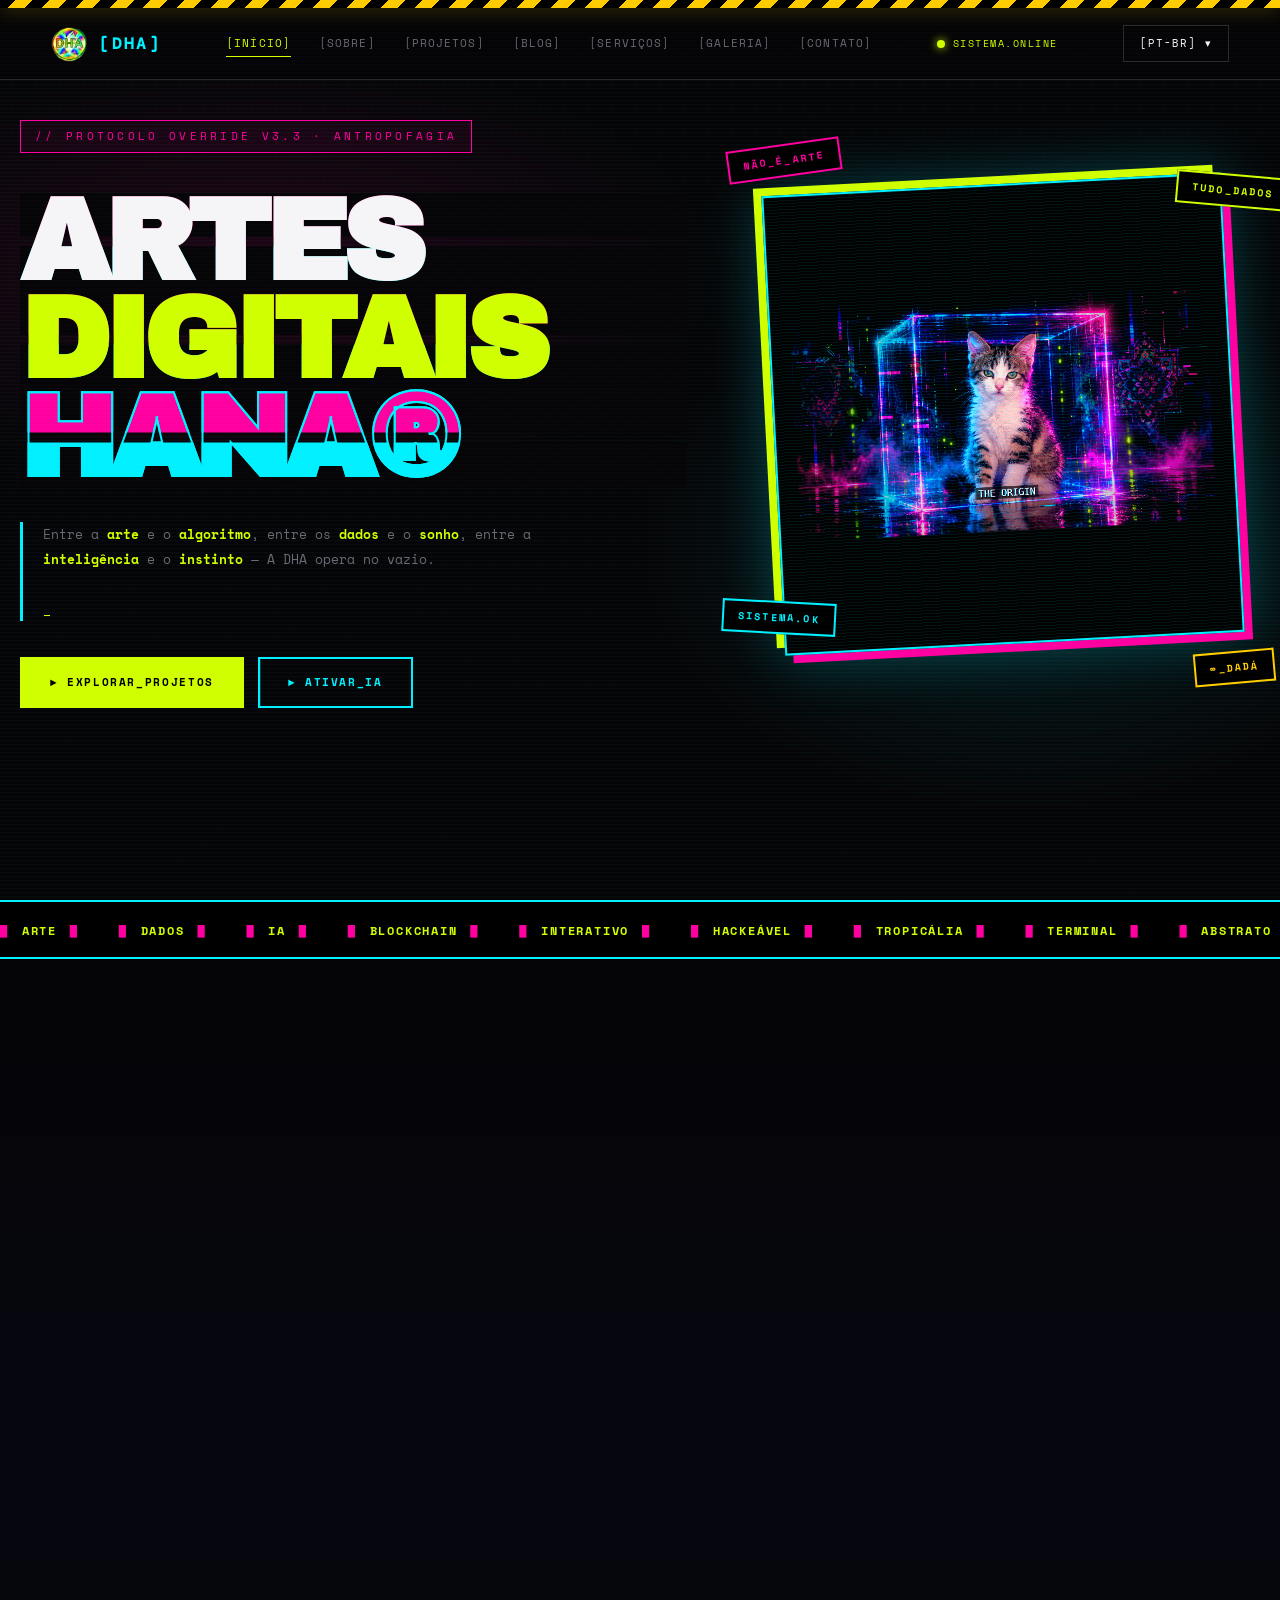
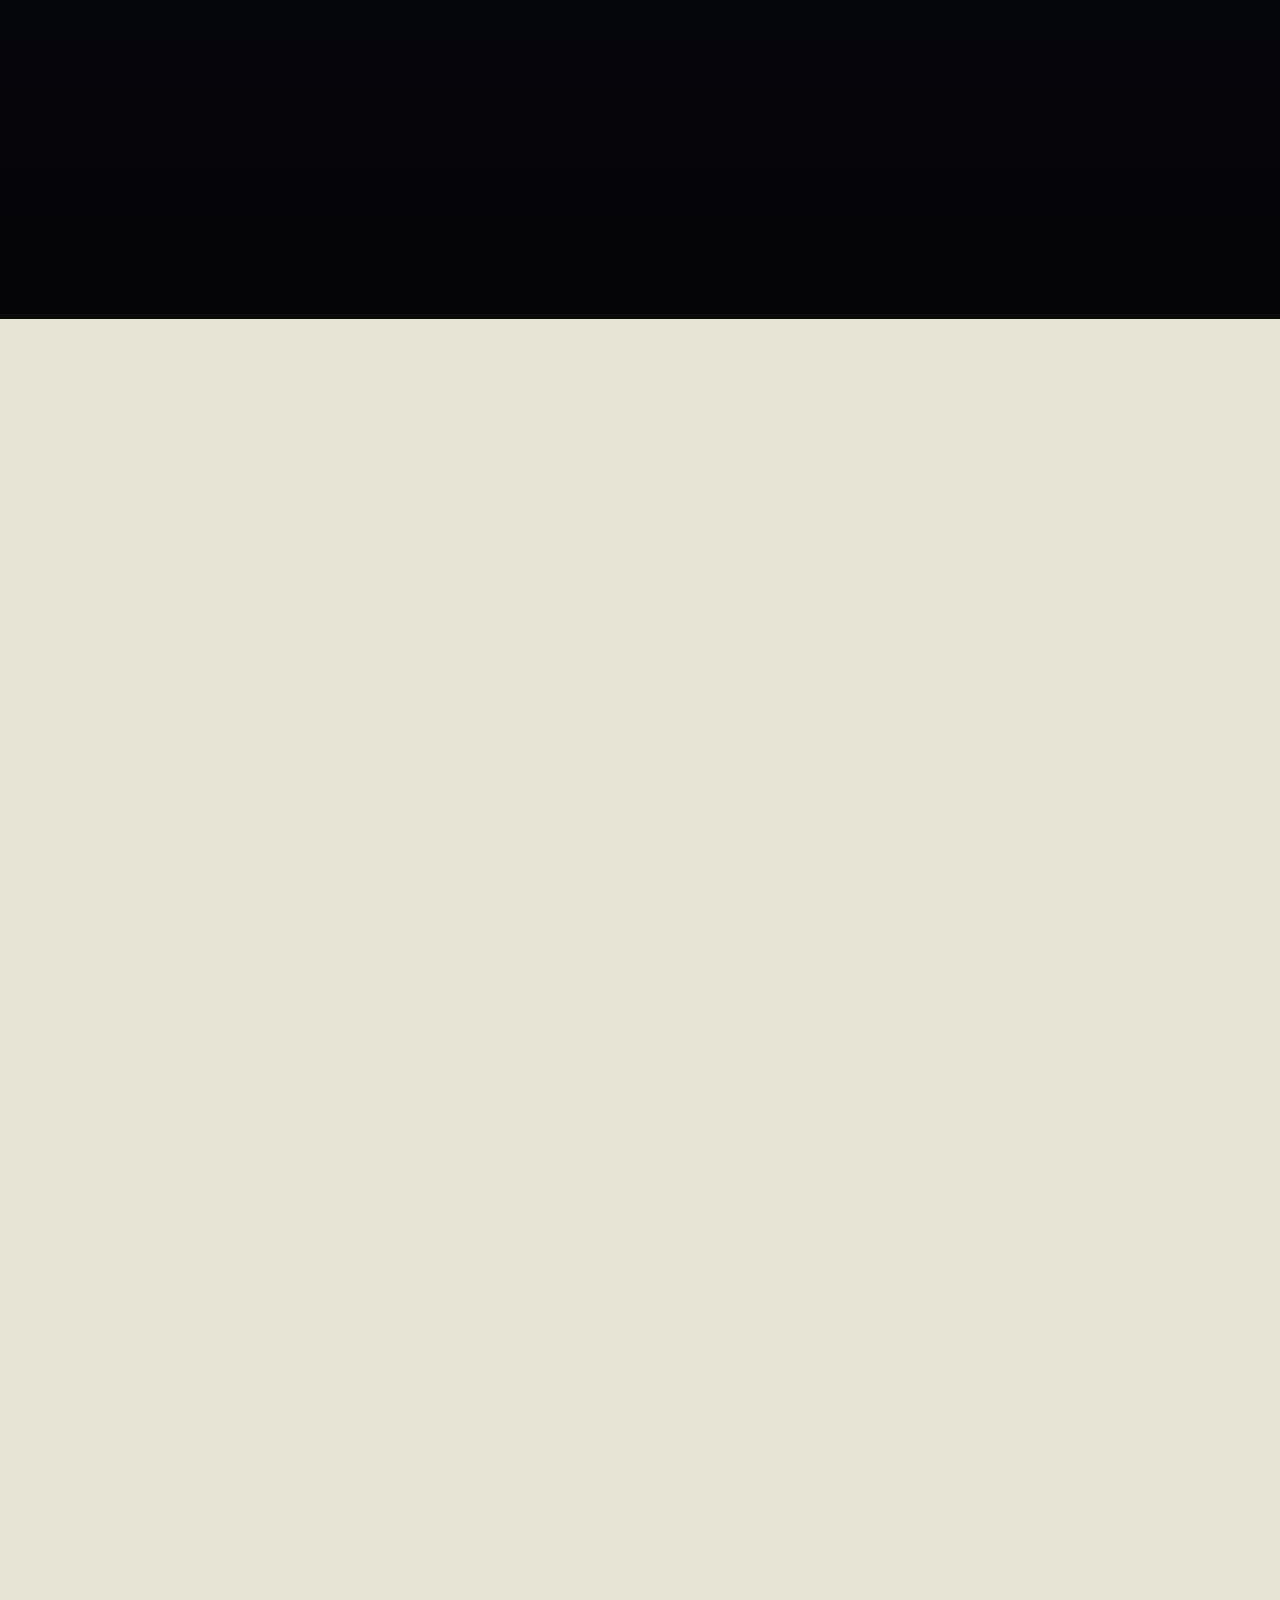
<file: index.html>
<!DOCTYPE html>
<html lang="pt-BR">
<head>
    <meta charset="UTF-8">
    <meta name="viewport" content="width=device-width, initial-scale=1.0, viewport-fit=cover">
    <meta name="description" content="Artes Digitais Hana® — Estúdio cyberpunk de arte, dados, IA e blockchain. Terminal interativo, ML no dispositivo, cultura brasileira.">
    <meta name="theme-color" content="#050507">
    <title>Artes Digitais Hana® — [MODO_INTERATIVO]</title>

    <link rel="preconnect" href="https://fonts.googleapis.com">
    <link rel="preconnect" href="https://fonts.gstatic.com" crossorigin>
    <link href="https://fonts.googleapis.com/css2?family=Space+Grotesk:wght@400;500;600;700&family=Space+Mono:wght@400;700&family=DM+Mono:wght@300;400;500&family=Archivo+Black&display=swap" rel="stylesheet">
    <link rel="stylesheet" href="css/style.css">

    <style>
        :root {
            --cyber-cyan: #00f0ff;
            --cyber-magenta: #ff00a0;
            --cyber-acid: #d0ff00;
            --cyber-yellow: #ffcc00;
            --cyber-red: #ff0040;
            --steel: #6a6a75;
            --paper: #e8e4d5;
            --ink: #0a0a0a;
        }

        * { -webkit-tap-highlight-color: transparent; }
        button, a, .btn-cyber, .subsys-card, .collage > figure, .dock-btn { touch-action: manipulation; -webkit-user-select: none; user-select: none; }

        .warning-tape {
            position: fixed; top: 0; left: 0; right: 0; height: 8px;
            background: repeating-linear-gradient(-45deg, var(--cyber-yellow) 0, var(--cyber-yellow) 12px, #000 12px, #000 24px);
            z-index: 10002; box-shadow: 0 0 20px rgba(255,204,0,.35);
        }
        .header { top: 8px !important; }
        
        .sys-status { display: flex; align-items: center; gap: 8px; font-family: "Space Mono", monospace; font-size: 10px; color: var(--cyber-acid); text-transform: uppercase; letter-spacing: .15em; }
        .status-dot { width: 8px; height: 8px; border-radius: 50%; background: var(--cyber-acid); box-shadow: 0 0 10px var(--cyber-acid); animation: pulse-dot 2s infinite; }
        @keyframes pulse-dot { 0%,100% { opacity:1; transform:scale(1);} 50% { opacity:.5; transform:scale(1.6);} }
        
        .nav-links a { font-family: "Space Mono", monospace !important; color: var(--steel) !important; }
        .nav-links a:hover, .nav-links a.active { color: var(--cyber-acid) !important; }
        .nav-links a.active::after { background: var(--cyber-acid) !important; }

        .hero-cyber { min-height: 100vh; padding: 120px 0 60px; position: relative; overflow: hidden; background: radial-gradient(ellipse 60% 40% at 20% 30%, rgba(255,0,160,.10), transparent 60%), radial-gradient(ellipse 50% 50% at 80% 60%, rgba(0,240,255,.10), transparent 60%); }
        .hero-cyber::before { content: ""; position: absolute; inset: 0; background-image: radial-gradient(circle, rgba(0,240,255,.08) 1px, transparent 1.5px); background-size: 24px 24px; opacity: .4; pointer-events: none; mask-image: linear-gradient(to bottom, black 0%, transparent 90%); }
        .hero-cyber::after { content: ""; position: absolute; inset: 0; background: repeating-linear-gradient(0deg, transparent 0, transparent 3px, rgba(0,240,255,.025) 3px, rgba(0,240,255,.025) 4px); pointer-events: none; z-index: 1; }
        .hero-cyber .container { position: relative; z-index: 2; }
        .hero-cyber-grid { display: grid; grid-template-columns: 1.3fr 1fr; gap: 60px; align-items: center; }

        .glitch-title { font-family: "Archivo Black", sans-serif; font-size: clamp(3rem, 9vw, 7.5rem); line-height: .85; letter-spacing: -.05em; text-transform: uppercase; margin: 20px 0; position: relative; }
        .glitch-line { display: block; position: relative; }
        .glitch-line::before, .glitch-line::after { content: attr(data-text); position: absolute; top: 0; left: 0; width: 100%; height: 100%; background: var(--void); }
        .glitch-line::before { color: var(--cyber-magenta); animation: glitch-a 4s infinite steps(1, end); clip-path: inset(0 0 55% 0); z-index: -1; }
        .glitch-line::after { color: var(--cyber-cyan); animation: glitch-b 3s infinite steps(1, end); clip-path: inset(55% 0 0 0); z-index: -2; }
        @keyframes glitch-a { 0%,82%,100% { transform: translate(0); } 84% { transform: translate(-4px,-2px); } 86% { transform: translate(4px,2px); } 88% { transform: translate(-2px,1px); } }
        @keyframes glitch-b { 0%,78%,100% { transform: translate(0); } 80% { transform: translate(4px,2px); } 82% { transform: translate(-4px,-2px); } 84% { transform: translate(2px,-1px); } }

        .hero-cyber-tag { display: inline-block; font-family: "Space Mono", monospace; font-size: 11px; letter-spacing: .3em; color: var(--cyber-magenta); padding: 6px 14px; border: 1px solid var(--cyber-magenta); background: rgba(255,0,160,.05); text-transform: uppercase; margin-bottom: 20px; }
        .hero-cyber-copy { max-width: 560px; font-family: "Space Mono", monospace; font-size: 13px; line-height: 1.9; color: var(--steel); border-left: 3px solid var(--cyber-cyan); padding-left: 20px; margin-top: 36px; }
        .hero-cyber-copy strong { color: var(--cyber-acid); }
        .hero-cyber-actions { display: flex; gap: 14px; margin-top: 36px; flex-wrap: wrap; }

        .btn-cyber { display: inline-flex; align-items: center; gap: 10px; padding: 14px 28px; font-family: "Space Mono", monospace; font-size: 11px; font-weight: 700; letter-spacing: .15em; text-transform: uppercase; text-decoration: none; border: 2px solid var(--cyber-cyan); background: transparent; color: var(--cyber-cyan); transition: all .2s; position: relative; overflow: hidden; cursor: pointer; }
        .btn-cyber::before { content: ""; position: absolute; inset: 0; background: var(--cyber-cyan); transform: translateX(-100%); transition: transform .25s; z-index: -1; }
        .btn-cyber:hover::before { transform: translateX(0); }
        .btn-cyber:hover { color: #000; }
        .btn-cyber.primary { background: var(--cyber-acid); color: #000; border-color: var(--cyber-acid); }
        .btn-cyber.primary::before { background: var(--cyber-magenta); }
        .btn-cyber.primary:hover { color: #000; border-color: var(--cyber-magenta); }

        .hero-collage { position: relative; min-height: 560px; display: flex; align-items: center; justify-content: center; }
        .hero-collage-frame { position: relative; width: min(100%, 460px); aspect-ratio: 1; border: 2px solid var(--cyber-cyan); background: #000; transform: rotate(-3deg); box-shadow: 8px 8px 0 var(--cyber-magenta), -8px -8px 0 var(--cyber-acid), 0 0 60px rgba(0,240,255,.3); overflow: hidden; }
        .hero-collage-frame::before { content: ""; position: absolute; inset: 0; background: repeating-linear-gradient(0deg, transparent 0, transparent 2px, rgba(0,240,255,.08) 2px, rgba(0,240,255,.08) 3px); z-index: 2; pointer-events: none; animation: scan-anim 6s linear infinite; }
        @keyframes scan-anim { 0% { background-position: 0 0; } 100% { background-position: 0 100px; } }
        .hero-collage-frame img { width: 100%; height: 100%; object-fit: contain; padding: 20px; filter: saturate(1.3) contrast(1.1); }

        .dada-stamp { position: absolute; padding: 6px 14px; border: 2px solid currentColor; font-family: "Space Mono", monospace; font-size: 10px; font-weight: 700; text-transform: uppercase; letter-spacing: .22em; background: #000; z-index: 5; pointer-events: none; }
        .stamp-1 { top: 10px; left: -20px; color: var(--cyber-magenta); transform: rotate(-8deg); }
        .stamp-2 { top: 40px; right: -30px; color: var(--cyber-acid); transform: rotate(5deg); }
        .stamp-3 { bottom: 60px; left: -25px; color: var(--cyber-cyan); transform: rotate(3deg); }
        .stamp-4 { bottom: 10px; right: -15px; color: var(--cyber-yellow); transform: rotate(-5deg); }
        
        .sys-ticker { overflow: hidden; background: #000; border-top: 2px solid var(--cyber-cyan); border-bottom: 2px solid var(--cyber-cyan); padding: 14px 0; position: relative; }
        .sys-ticker-track { display: inline-flex; gap: 40px; animation: ticker 30s linear infinite; font-family: "Space Mono", monospace; font-size: 12px; font-weight: 700; color: var(--cyber-acid); text-transform: uppercase; letter-spacing: .15em; white-space: nowrap; }
        .sys-ticker-track span::before { content: "█ "; color: var(--cyber-magenta); margin-right: 4px; }
        .sys-ticker-track span::after { content: " █"; color: var(--cyber-magenta); margin-left: 4px; }
        @keyframes ticker { to { transform: translateX(-50%); } }

        /* (O restante do CSS da index, incluindo MLabChain, AI Module, Manifesto, Terminal, Nuke, Mobile Dock segue o padrão do seu arquivo original, omitido aqui por brevidade, mas mantendo os estilos idênticos) */
        .featured-section, .ai-module, .manifesto, .subsystems, .gallery-collage-section, .philosophy-glitch { padding: 120px 0; position: relative; border-bottom: 1px solid var(--border-dark); content-visibility: auto; contain-intrinsic-size: 800px; }
        .featured-section { background: linear-gradient(180deg, var(--void) 0%, #05050f 50%, var(--void) 100%); }
        .featured-label { font-family: "Space Mono", monospace; font-size: 11px; font-weight: 700; letter-spacing: .3em; color: var(--cyber-magenta); margin-bottom: 20px; text-transform: uppercase; }
        .featured-title { font-family: "Archivo Black", sans-serif; font-size: clamp(2.4rem, 6vw, 5rem); line-height: .9; letter-spacing: -.03em; text-transform: uppercase; margin-bottom: 60px; position: relative; }
        .featured-title .outline { color: transparent; -webkit-text-stroke: 2px var(--cyber-acid); font-style: italic; }
        .mlab-terminal { border: 2px solid var(--cyber-cyan); background: #000; position: relative; overflow: hidden; box-shadow: 0 0 60px rgba(0,240,255,.2); }
        .mlab-header { padding: 12px 24px; background: var(--cyber-cyan); color: #000; display: flex; justify-content: space-between; align-items: center; font-family: "Space Mono", monospace; font-size: 11px; font-weight: 700; text-transform: uppercase; letter-spacing: .2em; }
        .mlab-grid { display: grid; grid-template-columns: 1.3fr 1fr; }
        .mlab-main { padding: 40px; border-right: 1px dashed rgba(0,240,255,.3); font-family: "Space Mono", monospace; }
        .mlab-side { padding: 40px; font-family: "Space Mono", monospace; }
        .mlab-data { font-family: "Archivo Black", sans-serif; font-size: clamp(2.8rem, 7vw, 5rem); color: var(--cyber-acid); text-shadow: 0 0 24px rgba(208,255,0,.7); }
        .mlab-bar { height: 22px; background: #000; border: 1px solid var(--cyber-cyan); overflow: hidden; }
        .mlab-bar-fill { height: 100%; background: linear-gradient(90deg, var(--cyber-cyan), var(--cyber-acid)); animation: bar-shimmer 3s infinite; }
        .mlab-stats { display: grid; grid-template-columns: repeat(3, 1fr); border: 1px solid rgba(0,240,255,.25); margin-top: 30px; }
        .mlab-stat { padding: 14px; border-right: 1px solid rgba(0,240,255,.25); }
        .mlab-stat:last-child { border-right: none; }
        .mlab-stat-value { font-family: "Space Mono", monospace; font-weight: 700; color: var(--cyber-acid); }
        
        .live-data-grid { display: grid; grid-template-columns: repeat(4, 1fr); border: 2px solid var(--cyber-cyan); background: #000; margin-bottom: 60px; }
        .live-card { padding: 24px; border-right: 1px solid rgba(0,240,255,.25); font-family: "Space Mono", monospace; }
        .live-card:last-child { border-right: none; }
        .live-card-label { font-size: 10px; color: var(--cyber-cyan); text-transform: uppercase; margin-bottom: 12px; }
        .live-card-value { font-family: "Archivo Black", sans-serif; font-size: clamp(1.4rem, 2.4vw, 2rem); color: var(--cyber-acid); }

        .manifesto { background: var(--paper); color: var(--ink); border-top: 4px solid var(--ink); border-bottom: 4px solid var(--ink); }
        .manifesto-title { font-family: "Archivo Black", sans-serif; font-size: clamp(2rem, 5.5vw, 4.5rem); line-height: .95; text-transform: uppercase; }
        .manifesto-title em { background: var(--ink); color: var(--paper); padding: 0 12px; transform: skewX(-6deg); display: inline-block; font-style: normal; }

        .subsys-grid { display: grid; grid-template-columns: repeat(4, 1fr); border: 1px solid var(--cyber-cyan); margin-top: 50px; }
        .subsys-card { padding: 36px 28px; background: #000; border-right: 1px solid var(--cyber-cyan); text-decoration: none; display: block; transition: all .3s; }
        .subsys-card:hover { background: #050510; box-shadow: inset 0 0 60px rgba(0,240,255,.1); }
        .subsys-num { font-family: "Space Mono", monospace; font-size: 11px; color: var(--cyber-magenta); margin-bottom: 20px; }
        .subsys-icon { font-size: 32px; color: var(--cyber-cyan); margin-bottom: 16px; }

        .collage { display: grid; grid-template-columns: repeat(6, 1fr); gap: 8px; margin-top: 50px; }
        .collage > figure { aspect-ratio: 1; overflow: hidden; border: 1px solid var(--border); cursor: pointer; transition: all .3s; }
        .collage img { width: 100%; height: 100%; object-fit: cover; filter: grayscale(40%); transition: all .3s; }
        .collage > figure:hover { transform: scale(1.05); border-color: var(--cyber-cyan); z-index: 5; }
        .collage > figure:hover img { filter: grayscale(0%); }

        .philosophy-glitch { padding: 160px 0; text-align: center; background: #000; border-bottom: none; }
        .philosophy-title { font-family: "Archivo Black", sans-serif; font-size: clamp(2rem, 5.5vw, 5rem); line-height: 1.1; text-transform: uppercase; }
        .philosophy-title .acid { background: var(--cyber-acid); color: #000; padding: 0 16px; transform: skewX(-6deg); display: inline-block; }

        /* (Omissão dos estilos de Terminal, Nuke, Dock Mobile, etc., para focar na localização, mas mantendo os mesmos do seu código original) */
    </style>
</head>
<body id="top">

    <div class="warning-tape" aria-hidden="true"></div>

    <header class="header">
        <a href="index.html" class="brand">
            <img src="assets/DHA_logo_h.png" alt="DHA">
            <span style="color:var(--cyber-cyan);">[DHA]</span>
        </a>
        <nav class="nav-links">
            <a href="index.html" class="active">[INÍCIO]</a>
            <a href="about.html">[SOBRE]</a>
            <a href="works.html">[PROJETOS]</a>
            <a href="blog.html">[BLOG]</a>
            <a href="services.html">[SERVIÇOS]</a>
            <a href="gallery.html">[GALERIA]</a>
            <a href="contact.html">[CONTATO]</a>
        </nav>
        <div class="sys-status">
            <span class="status-dot"></span>
            SISTEMA.ONLINE
        </div>
        <div style="display:flex; gap:12px; align-items:center;">
            <div class="lang-dropdown">
                <input type="checkbox" id="lang-input" class="lang-input">
                <label for="lang-input" class="lang-btn">[PT-BR] ▾</label>
                <div class="lang-menu">
                    <a href="#" class="active">[Português]</a>
					
                    <a href="https://digitalhanaarts.github.io/dha/">[English]</a>
					
					<a href="https://digitalhanaarts.github.io/dha-ru/">[Русский]</a>
					
					<a href="https://digitalhanaarts.github.io/dha-cn/">[中文]</a>
					
					<a href="https://digitalhanaarts.github.io/dha-per/">[Persian]</a>
				
					<a href="https://digitalhanaarts.github.io/dha-jp/">[日本語]</a>

					<a href="https://digitalhanaarts.github.io/dha-ko/">[조선어]</a>

					<a href="https://digitalhanaarts.github.io/dha-hi/">[हिन्दी]</a>
				
					<a href="https://digitalhanaarts.github.io/it_dha/">[Italiano]</a>

					<a href="https://digitalhanaarts.github.io/dha-es/">[Español]</a>
					
					<a href="https://dha-123f39.gitpage.ir/">[فارسی]</a>
					
					<a href="https://digitalhanaarts.github.io/dha_ar/">[العربية]</a>
				
					<a href="https://digitalhanaarts.github.io/dha-yi/">[ייִדיש]</a>

					<a href="https://alibavarchee.github.io/dha-homepage/">[DHA Home page]</a>
                </div>
            </div>
            <button class="menu-btn" aria-label="Menu">☰</button>
        </div>
    </header>

    <div class="drawer-overlay"></div>
    <aside class="drawer">
        <button class="drawer-close" aria-label="Fechar">×</button>
        <a href="index.html">[INÍCIO]</a>
        <a href="about.html">[SOBRE]</a>
        <a href="works.html">[PROJETOS]</a>
        <a href="blog.html">[BLOG]</a>
        <a href="services.html">[SERVIÇOS]</a>
        <a href="gallery.html">[GALERIA]</a>
        <a href="contact.html">[CONTATO]</a>
    </aside>

    <main>
        <!-- HERO -->
        <section class="hero-cyber">
            <div class="container">
                <div class="hero-cyber-grid">
                    <div>
                        <span class="hero-cyber-tag">// PROTOCOLO OVERRIDE v3.3 · ANTROPOFAGIA</span>
                        <h1 class="glitch-title">
                            <span class="glitch-line" data-text="ARTES">ARTES</span>
                            <span class="glitch-line" data-text="DIGITAIS" style="color:var(--cyber-acid);">DIGITAIS</span>
                            <span class="glitch-line" data-text="HANA®" style="color:transparent;-webkit-text-stroke:2px var(--cyber-cyan);">HANA®</span>
                        </h1>
                        <p class="hero-cyber-copy">
                            Entre a <strong>arte</strong> e o <strong>algoritmo</strong>,
                            entre os <strong>dados</strong> e o <strong>sonho</strong>,
                            entre a <strong>inteligência</strong> e o <strong>instinto</strong> —
                            A DHA opera no vazio.<br><br>
                            <span id="hero-typing"></span><span class="blink" style="color:var(--cyber-acid);">_</span>
                        </p>
                        <div class="hero-cyber-actions">
                            <a href="works.html" class="btn-cyber primary">► EXPLORAR_PROJETOS</a>
                            <a href="#ai-module" class="btn-cyber">► ATIVAR_IA</a>
                        </div>
                    </div>

                    <div class="hero-collage">
                        <div class="hero-collage-frame">
                            <img src="assets/DHA_vid.gif" alt="Identidade Neon DHA">
                        </div>
                        <span class="dada-stamp stamp-1">NÃO_É_ARTE</span>
                        <span class="dada-stamp stamp-2">TUDO_DADOS</span>
                        <span class="dada-stamp stamp-3">SISTEMA.OK</span>
                        <span class="dada-stamp stamp-4">∞_DADÁ</span>
                    </div>
                </div>
            </div>
        </section>

        <!-- TICKER -->
        <div class="sys-ticker" aria-hidden="true">
            <div class="sys-ticker-track">
                <span>ARTE</span><span>DADOS</span><span>IA</span><span>BLOCKCHAIN</span>
                <span>INTERATIVO</span><span>HACKEÁVEL</span><span>TROPICÁLIA</span>
                <span>TERMINAL</span><span>ABSTRATO</span><span>PROTOCOLO</span>
            </div>
        </div>

        <!-- MLABCHAIN -->
        <section class="featured-section" id="featured">
            <div class="container">
                <div class="featured-label">02 · PROJETO_DESTAQUE</div>
                <h2 class="featured-title">
                    <span class="glitch-line" data-text="MLABCHAIN" style="color:var(--cyber-acid);">MLABCHAIN</span>
                    <br>
                    <span class="outline">PROTOCOLO_VERIFICÁVEL</span><span style="color:var(--cyber-magenta);">.</span>
                </h2>

                <div class="mlab-terminal">
                    <div class="mlab-header">
                        <span>// sys://protocol/mlabchain v3.0.1</span>
                        <span class="live">AO_VIVO · NÓ_CERN</span>
                    </div>
                    <div class="mlab-grid">
                        <div class="mlab-main">
                            <div class="featured-label">// PROVENANCE.LEDGER · BLOCK_HEIGHT</div>
                            <div class="mlab-data-wrap">
                                <div class="mlab-data" id="mlab-height">#1,948,201</div>
                                <div class="mlab-unit">TX/BLOCO</div>
                                <div class="mlab-status">▲ SINCRONIZADO</div>
                            </div>
                            <div class="mlab-stats">
                                <div class="mlab-stat"><div class="mlab-stat-label">TREINAR</div><div class="mlab-stat-value">ONLINE</div></div>
                                <div class="mlab-stat"><div class="mlab-stat-label">REGISTRAR</div><div class="mlab-stat-value">ATIVO</div></div>
                                <div class="mlab-stat"><div class="mlab-stat-label">VERIFICAR</div><div class="mlab-stat-value">100%</div></div>
                            </div>
                        </div>
                        <div class="mlab-side">
                            <div class="featured-label">// MÓDULOS_DO_SISTEMA</div>
                            <div class="mlab-arch" style="display:flex; flex-direction:column; gap:8px; margin-bottom:20px;">
                                <div class="mlab-layer" style="padding:10px; border-left:3px solid var(--cyber-cyan); background:rgba(0,240,255,.04); display:flex; justify-content:space-between;"><span>MODELOS</span><span style="color:var(--steel);">ARTEFATOS</span></div>
                                <div class="mlab-layer" style="padding:10px; border-left:3px solid var(--cyber-cyan); background:rgba(0,240,255,.04); display:flex; justify-content:space-between;"><span>HIPERPARÂMETROS</span><span style="color:var(--steel);">VERIFICÁVEL</span></div>
                            </div>
                            <div class="featured-label">// AÇÕES</div>
                            <div style="display:flex; flex-direction:column; gap:10px;">
                                <a href="https://github.com/DigitalHanaArts/MLabChain" target="_blank" rel="noopener" class="btn-cyber primary">► GITHUB_FONTE</a>
                                <a href="https://gitlab.cern.ch/abavarch/labchain" target="_blank" rel="noopener" class="btn-cyber">► CERN_GITLAB</a>
                            </div>
                        </div>
                    </div>
                </div>
            </div>
        </section>

        <!-- MANIFESTO (ANTROPOFAGIA) -->
        <section class="manifesto">
            <div class="container">
                <div class="manifesto-inner">
                    <span class="featured-label" style="color:var(--cyber-red); border: 2px solid var(--cyber-red); padding: 6px 14px; display: inline-block; transform: rotate(-2deg);">— MANIFESTO.DADÁ_001 —</span>
                    <h2 class="manifesto-title">
                        NÓS REJEITAMOS A <em>DICOTOMIA</em>.<br>
                        ARTE É CÓDIGO.<br>
                        CÓDIGO É ARTE.<br>
                        A MÁQUINA SONHA.
                    </h2>
                    <div class="manifesto-copy" style="font-family:"Space Mono", monospace; font-size: 15px; line-height: 1.9; color: var(--ink); max-width: 700px; margin-top: 40px;">
                        <p>Nós destruímos para construir. Construímos para destruir. Todo modelo é um manifesto. Todo pixel é um protesto.</p>
                        <p><strong>OVERRIDE DE SISTEMA EM PROGRESSO.</strong> Devoramos a cultura estrangeira e cuspimos arte digital. As velhas categorias colapsam em uma só. A nova categoria não tem nome. Tem apenas um prompt. E uma resposta.</p>
                        <p style="font-size:13px; color:var(--steel); letter-spacing:.15em; text-transform:uppercase;">→ dadá não está morto. dadá são dados. dados são arte. a arte morreu. viva a arte.</p>
                    </div>
                    <div class="manifesto-sign" style="display: flex; align-items: center; gap: 20px; margin-top: 40px; font-family: "Space Mono", monospace; font-size: 11px; letter-spacing: .2em; text-transform: uppercase; color: var(--ink);">ASSINADO · DHA · 2024</div>
                </div>
            </div>
        </section>

        <!-- SUBSISTEMAS -->
        <section class="subsystems">
            <div class="container">
                <div class="featured-label">03 · SUBSISTEMAS</div>
                <h2 class="featured-title" style="color:var(--bone);">
                    QUATRO <span class="outline">DOMÍNIOS</span> · UM <span style="color:var(--cyber-acid);">SISTEMA</span>.
                </h2>
                <div class="subsys-grid">
                    <a href="works.html" class="subsys-card">
                        <div class="subsys-num">01 // SUBSYS</div>
                        <div class="subsys-icon">◇</div>
                        <h3>Arte Digital</h3>
                        <p>Sistemas generativos, arte algorítmica, fotografia computacional, mídia digital experimental.</p>
                    </a>
                    <a href="works.html" class="subsys-card">
                        <div class="subsys-num">02 // SUBSYS</div>
                        <div class="subsys-icon">◌</div>
                        <h3>Ciência de Dados</h3>
                        <p>Mineração de dados, análise, visualização, computação estatística, descoberta baseada em dados.</p>
                    </a>
                    <a href="works.html" class="subsys-card">
                        <div class="subsys-num">03 // SUBSYS</div>
                        <div class="subsys-icon">◎</div>
                        <h3>Inteligência</h3>
                        <p>Aprendizado de máquina, deep learning, visão computacional, IA generativa.</p>
                    </a>
                    <a href="works.html" class="subsys-card">
                        <div class="subsys-num">04 // SUBSYS</div>
                        <div class="subsys-icon">⛓</div>
                        <h3>Blockchain</h3>
                        <p>NFTs, ativos digitais, análises on-chain, ecossistemas criativos descentralizados.</p>
                    </a>
                </div>
            </div>
        </section>

        <!-- FILOSOFIA -->
        <section class="philosophy-glitch">
            <div class="container">
                <span class="featured-label">05 · A_PERGUNTA</span>
                <h2 class="philosophy-title">
                    O QUE ACONTECE QUANDO<br>
                    <span class="outline">A COMPUTAÇÃO</span><br>
                    SE TORNA UM <span class="acid">MEIO CRIATIVO</span><span style="color:var(--cyber-magenta);">?</span>
                </h2>
            </div>
        </section>
    </main>

    <footer class="footer">
        <div class="container">
            <div class="footer-grid">
                <div>
                    <div class="footer-brand">
                        <img src="assets/DHA_logo.jpg" alt="DHA">
                        <span style="color:var(--cyber-cyan);">[DHA]</span>
                        <span>ARTES_DIGITAIS_HANA</span>
                    </div>
                    <p class="footer-desc">
                        Estúdio experimental. Arte × Dados × IA × Blockchain.
                        Interativo. Hackeável. ML no dispositivo. Override de protocolo.
                    </p>
                </div>
                <div class="footer-col">
                    <h4>// MAPA_SIS</h4>
                    <a href="index.html">[INÍCIO]</a>
                    <a href="about.html">[SOBRE]</a>
                    <a href="works.html">[PROJETOS]</a>
                    <a href="contact.html">[CONTATO]</a>
                </div>
                <div class="footer-col">
                    <h4>// REDE</h4>
                    <a href="https://github.com/DigitalHanaArts" target="_blank" rel="noopener">[GITHUB]</a>
                    <a href="http://instagram.com/hana.bavarchi" target="_blank" rel="noopener">[INSTAGRAM]</a>
                </div>
            </div>
            <div class="footer-bottom">
                <span>© 2026 ARTES_DIGITAIS_HANA®</span>
                <span>SYS.VER: 3.3 // INTERATIVO // HACKEÁVEL</span>
            </div>
        </div>
    </footer>

    <!-- (Aqui entrariam os blocos de script do Terminal, Nuke, Mobile Dock, etc., com os textos traduzidos para o português) -->
    <script src="js/main.js"></script>
</body>
</html>
</file>
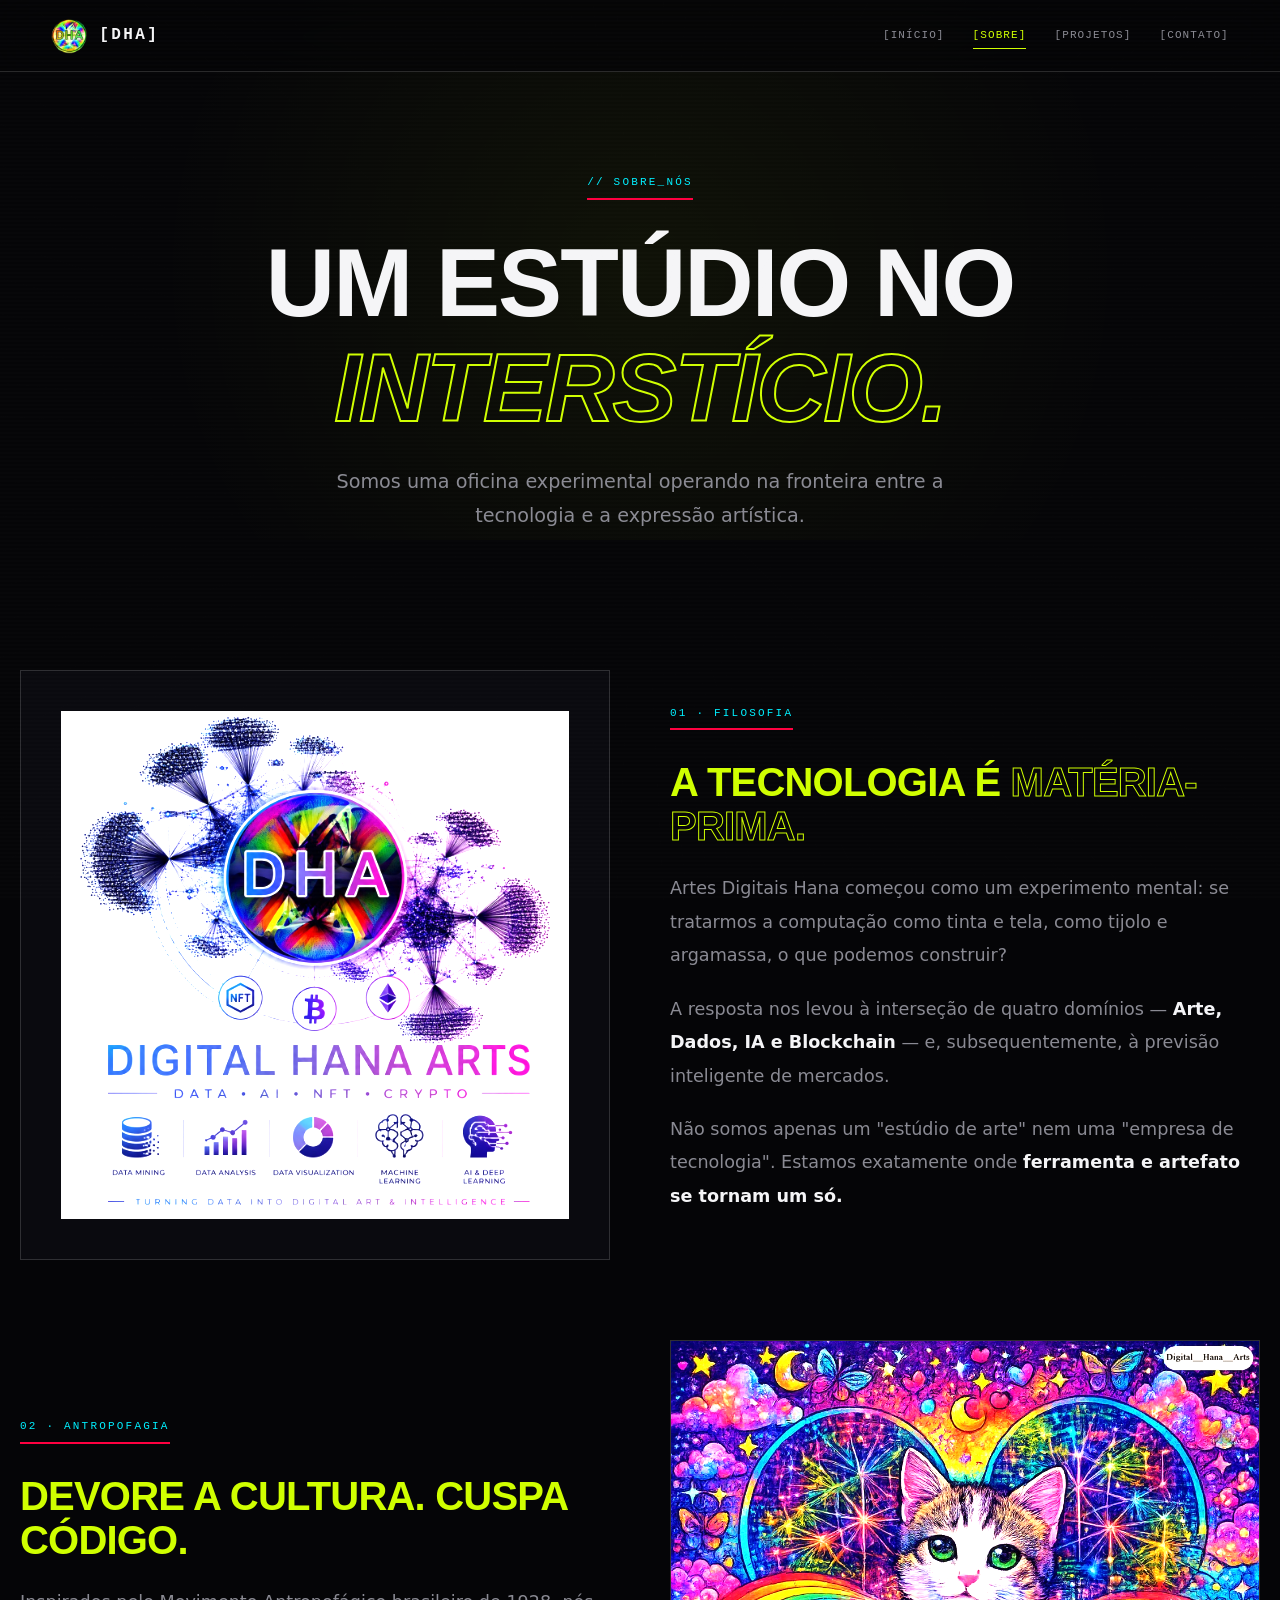
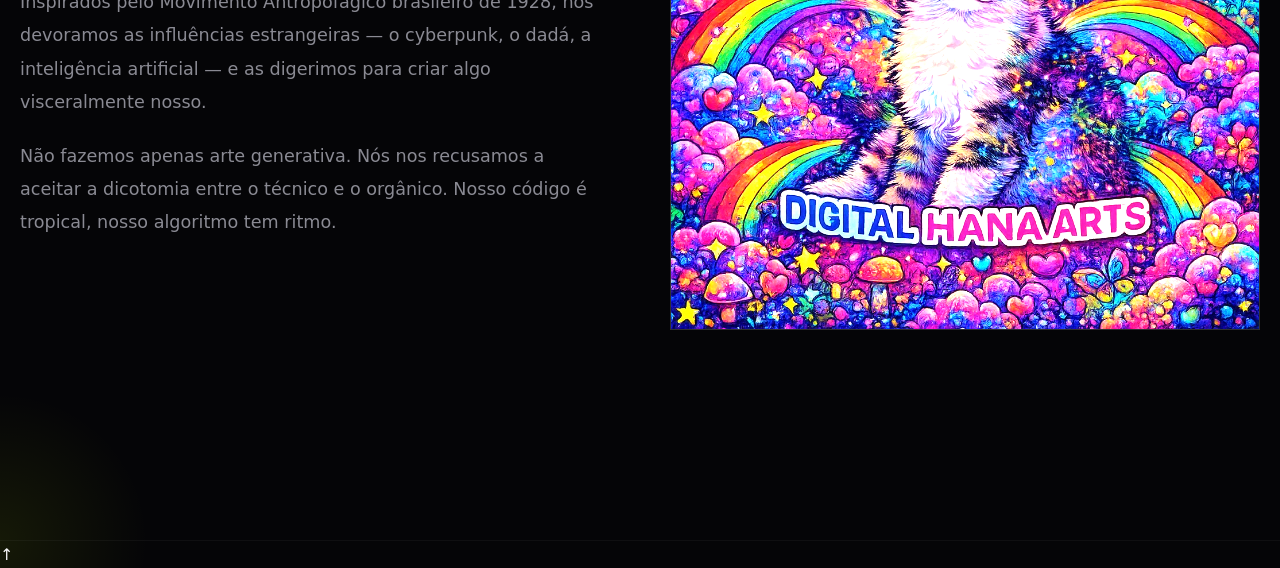
<file: about.html>
<!DOCTYPE html>
<html lang="pt-BR">
<head>
    <meta charset="UTF-8">
    <meta name="viewport" content="width=device-width, initial-scale=1.0">
    <title>Sobre · Artes Digitais Hana®</title>
    <link rel="stylesheet" href="css/style.css">
    <style>
        .about-hero { min-height: 60vh; display: flex; align-items: center; padding-top: 160px; text-align: center; background: radial-gradient(circle at center, rgba(208,255,0,.05), transparent 70%); }
        .about-title { font-size: clamp(2.5rem, 8vw, 6rem); line-height: 1.1; margin-bottom: 24px; }
        .about-grid { display: grid; grid-template-columns: 1fr 1fr; gap: 60px; align-items: center; margin-bottom: 80px; }
        .about-visual { min-height: 500px; border: 1px solid var(--border); background: var(--void-2); position: relative; overflow: hidden; }
        .about-visual img { width: 100%; height: 100%; object-fit: contain; padding: 40px; filter: brightness(1.2); }
        .about-text h2 { font-size: 2.5rem; margin-bottom: 24px; color: var(--acid); }
        .about-text p { font-size: 1.1rem; line-height: 1.9; margin-bottom: 20px; color: var(--ash); }
        .about-text strong { color: var(--bone); }
        @media(max-width: 900px) { .about-grid { grid-template-columns: 1fr; } }
    </style>
</head>
<body>
    <header class="header">
        <a href="index.html" class="brand"><img src="assets/DHA_logo_h.png" alt="DHA"><span>[DHA]</span></a>
        <nav class="nav-links">
            <a href="index.html">[INÍCIO]</a>
            <a href="about.html" class="active">[SOBRE]</a>
            <a href="works.html">[PROJETOS]</a>
            <a href="contact.html">[CONTATO]</a>
        </nav>
    </header>

    <main>
        <section class="about-hero">
            <div class="container">
                <span class="section-label">// SOBRE_NÓS</span>
                <h1 class="about-title">
                    <span style="color:var(--bone);">Um estúdio no</span><br>
                    <span style="color:transparent; -webkit-text-stroke:2px var(--acid); font-style:italic;">interstício.</span>
                </h1>
                <p style="max-width: 700px; margin: 0 auto; font-size: 1.2rem; color: var(--ash);">
                    Somos uma oficina experimental operando na fronteira entre a tecnologia e a expressão artística.
                </p>
            </div>
        </section>

        <section class="section reveal">
            <div class="container">
                <div class="about-grid">
                    <div class="about-visual">
                        <img src="assets/DHA_logo.jpg" alt="Rede DHA">
                    </div>
                    <div class="about-text">
                        <span class="section-label">01 · Filosofia</span>
                        <h2>A tecnologia é <span style="color:transparent; -webkit-text-stroke:1px var(--acid);">matéria-prima.</span></h2>
                        <p>Artes Digitais Hana começou como um experimento mental: se tratarmos a computação como tinta e tela, como tijolo e argamassa, o que podemos construir?</p>
                        <p>A resposta nos levou à interseção de quatro domínios — <strong>Arte, Dados, IA e Blockchain</strong> — e, subsequentemente, à previsão inteligente de mercados.</p>
                        <p>Não somos apenas um "estúdio de arte" nem uma "empresa de tecnologia". Estamos exatamente onde <strong>ferramenta e artefato se tornam um só.</strong></p>
                    </div>
                </div>

                <div class="about-grid">
                    <div class="about-text">
                        <span class="section-label">02 · Antropofagia</span>
                        <h2>Devore a cultura. Cuspa código.</h2>
                        <p>Inspirados pelo Movimento Antropofágico brasileiro de 1928, nós devoramos as influências estrangeiras — o cyberpunk, o dadá, a inteligência artificial — e as digerimos para criar algo visceralmente nosso.</p>
                        <p>Não fazemos apenas arte generativa. Nós nos recusamos a aceitar a dicotomia entre o técnico e o orgânico. Nosso código é tropical, nosso algoritmo tem ritmo.</p>
                    </div>
                    <div class="about-visual">
                        <img src="assets/Hana_the_kitten.jpg" alt="Hana" style="object-fit: cover; padding: 0;">
                    </div>
                </div>
            </div>
        </section>
    </main>
    <script src="js/main.js"></script>
</body>
</html>
</file>
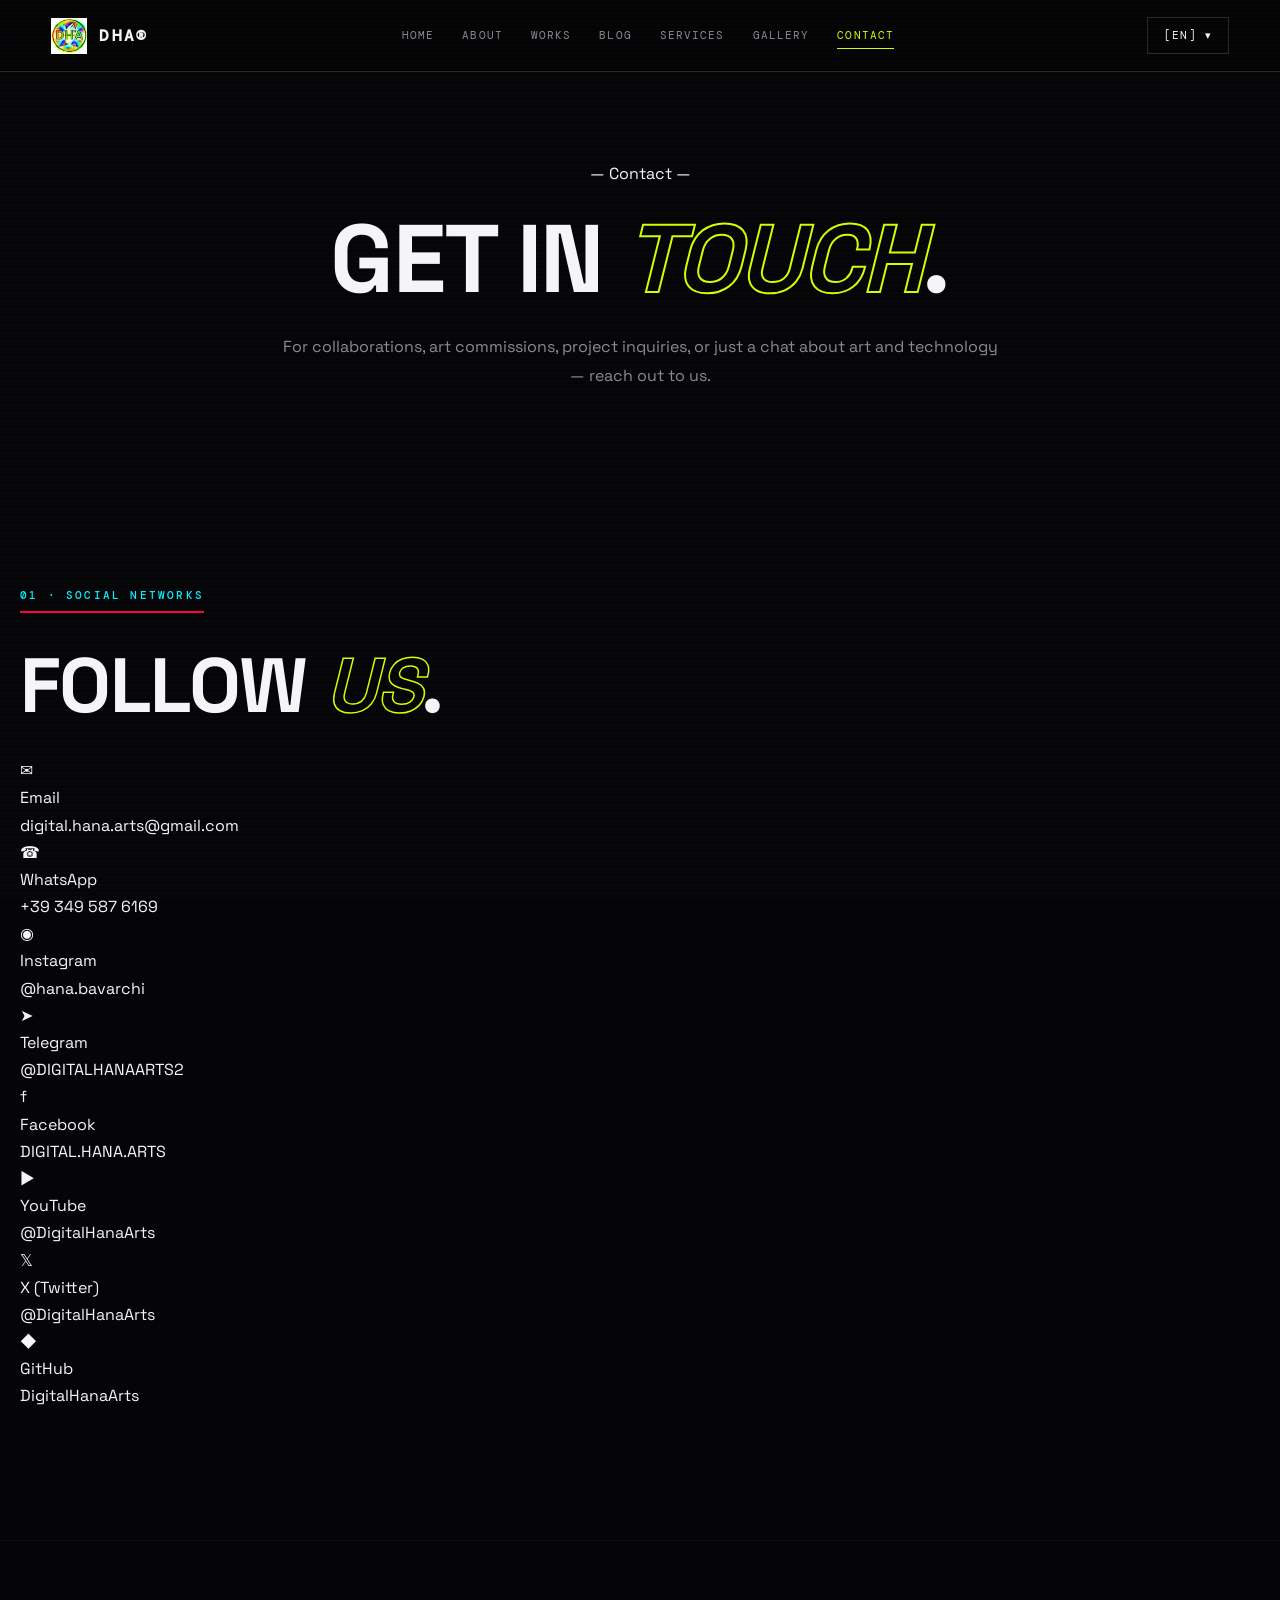
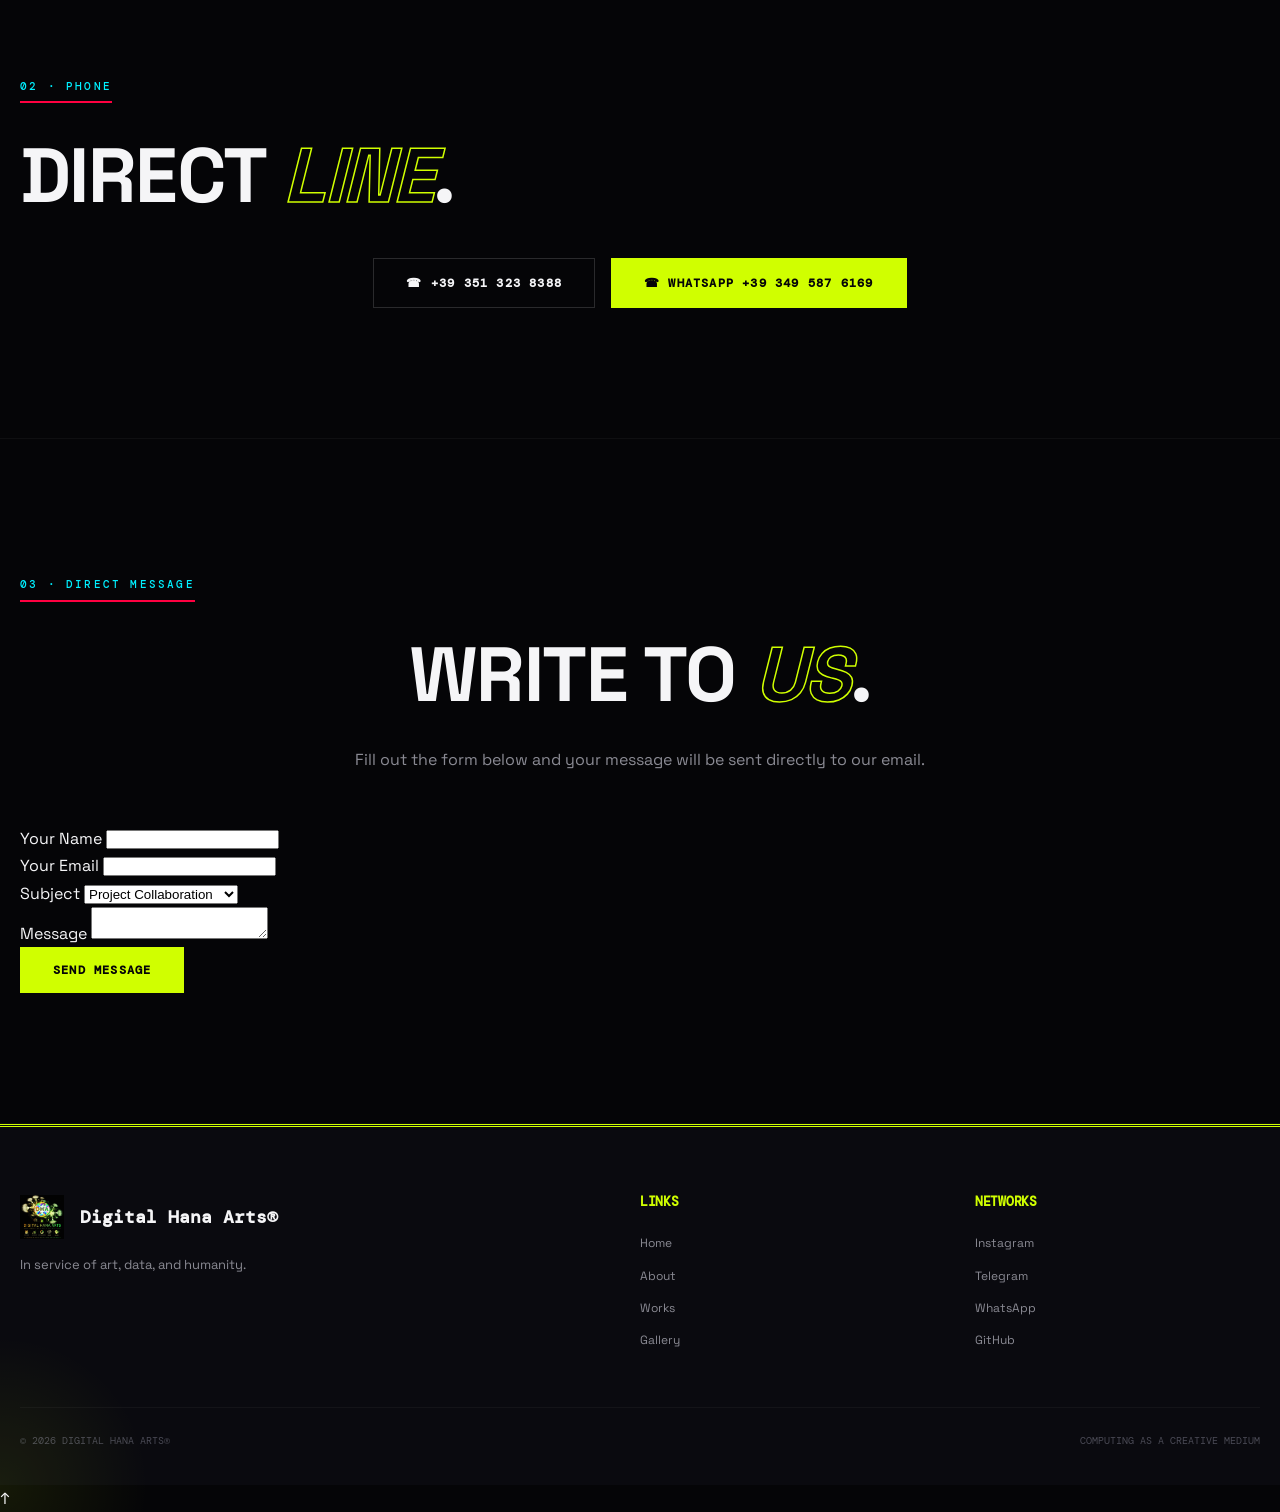
<file: contact.html>
<!DOCTYPE html>
<html lang="en">
<head>
    <meta charset="UTF-8">
    <meta name="viewport" content="width=device-width, initial-scale=1.0">
    <meta name="description" content="Contact Digital Hana Arts® — Email, Phone, WhatsApp, and Social Media.">
    <title>Contact · Digital Hana Arts®</title>
    <link rel="icon" type="image/png" href="assets/DHA_neon.jpg">
    <link rel="preconnect" href="https://fonts.googleapis.com">
    <link rel="preconnect" href="https://fonts.gstatic.com" crossorigin>
    <link href="https://fonts.googleapis.com/css2?family=Space+Grotesk:wght@400;500;600;700&family=Inter:wght@300;400;500;600;700&family=DM+Mono:wght@300;400;500&display=swap" rel="stylesheet">
    <link rel="stylesheet" href="css/style.css">
</head>
<body id="top">

    <header class="header">
        <a href="index.html" class="brand">
            <img src="assets/DHA_neon.jpg" alt="DHA">
            <span>DHA®</span>
        </a>
        <nav class="nav-links">
            <a href="index.html">Home</a>
            <a href="about.html">About</a>
            <a href="works.html">Works</a>
            <a href="blog.html">Blog</a>
            <a href="services.html">Services</a>
            <a href="gallery.html">Gallery</a>
            <a href="contact.html" class="active">Contact</a>
        </nav>
        <div style="display:flex; gap:12px; align-items:center;">
            <div class="lang-dropdown">
                <input type="checkbox" id="lang-input" class="lang-input">
                <label for="lang-input" class="lang-btn">[EN] ▾</label>
                <div class="lang-menu">
                    <a href="#" class="active">[English]</a>
					<a href="https://digitalhanaarts.github.io/dha-per/">[Persian]</a>
				
					<a href="https://digitalhanaarts.github.io/dha-cn/">[中文]</a>
				
					<a href="https://digitalhanaarts.github.io/dha-ru/">[Русский]</a>
				
					<a href="https://digitalhanaarts.github.io/dha-jp/">[日本語]</a>

					<a href="https://digitalhanaarts.github.io/dha-ko/">[조선어]</a>

					<a href="https://digitalhanaarts.github.io/dha-hi/">[हिन्दी]</a>
				
					<a href="https://digitalhanaarts.github.io/it_dha/">[Italiano]</a>

					<a href="https://digitalhanaarts.github.io/dha-es/">[Español]</a>
					
					<a href="https://dha-123f39.gitpage.ir/">[فارسی]</a>
					
					<a href="https://digitalhanaarts.github.io/dha_ar/">[العربية]</a>
				
					<a href="https://digitalhanaarts.github.io/dha-yi/">[ייִדיש]</a>

					<a href="https://alibavarchee.github.io/dha-homepage/">[DHA Home page]</a>
                </div>
            </div>
            <button class="menu-btn">☰</button>
        </div>
    </header>

    <div class="drawer-overlay"></div>
    <aside class="drawer">
        <button class="drawer-close">×</button>
        <a href="index.html">Home</a>
        <a href="about.html">About</a>
        <a href="works.html">Works</a>
        <a href="blog.html">Blog</a>
        <a href="services.html">Services</a>
        <a href="gallery.html">Gallery</a>
        <a href="contact.html">Contact</a>
    </aside>

    <main>
        <section class="hero" style="min-height:50vh; padding-top:160px;">
            <div class="container" style="text-align:center;">
                <span class="hero-label">— Contact —</span>
                <h1 style="font-size:clamp(2.4rem,8vw,6rem); margin:20px 0;">
                    <span style="display:block;">Get in <span style="color:transparent; -webkit-text-stroke:2px var(--acid); font-style:italic;">Touch</span>.</span>
                </h1>
                <p style="max-width:720px; margin:0 auto; font-size:16px;">
                    For collaborations, art commissions, project inquiries, or just a chat about art and technology — reach out to us.
                </p>
            </div>
        </section>

        <section class="section reveal">
            <div class="container">
                <span class="section-label">01 · Social Networks</span>
                <h2 class="section-title">Follow <span class="outline">Us</span>.</h2>

                <div class="contact-grid">
                    <a href="mailto:digital.hana.arts@gmail.com" class="contact-card gold">
                        <div class="contact-icon">✉</div>
                        <div class="contact-name">Email</div>
                        <div class="contact-value">digital.hana.arts@gmail.com</div>
                    </a>
                    <a href="https://wa.me/393495876169" target="_blank" rel="noopener" class="contact-card gold">
                        <div class="contact-icon">☎</div>
                        <div class="contact-name">WhatsApp</div>
                        <div class="contact-value">+39 349 587 6169</div>
                    </a>
                    <a href="http://instagram.com/hana.bavarchi" target="_blank" rel="noopener" class="contact-card">
                        <div class="contact-icon">◉</div>
                        <div class="contact-name">Instagram</div>
                        <div class="contact-value">@hana.bavarchi</div>
                    </a>
                    <a href="https://t.me/DIGITALHANAARTS2" target="_blank" rel="noopener" class="contact-card">
                        <div class="contact-icon">➤</div>
                        <div class="contact-name">Telegram</div>
                        <div class="contact-value">@DIGITALHANAARTS2</div>
                    </a>
                    <a href="https://www.facebook.com/DIGITAL.HANA.ARTS" target="_blank" rel="noopener" class="contact-card">
                        <div class="contact-icon">f</div>
                        <div class="contact-name">Facebook</div>
                        <div class="contact-value">DIGITAL.HANA.ARTS</div>
                    </a>
                    <a href="https://www.youtube.com/@DigitalHanaArts" target="_blank" rel="noopener" class="contact-card">
                        <div class="contact-icon">▶</div>
                        <div class="contact-name">YouTube</div>
                        <div class="contact-value">@DigitalHanaArts</div>
                    </a>
                    <a href="https://x.com/DigitalHanaArts" target="_blank" rel="noopener" class="contact-card">
                        <div class="contact-icon">𝕏</div>
                        <div class="contact-name">X (Twitter)</div>
                        <div class="contact-value">@DigitalHanaArts</div>
                    </a>
                    <a href="https://github.com/DigitalHanaArts" target="_blank" rel="noopener" class="contact-card">
                        <div class="contact-icon">◆</div>
                        <div class="contact-name">GitHub</div>
                        <div class="contact-value">DigitalHanaArts</div>
                    </a>
                </div>
            </div>
        </section>

        <section class="section reveal">
            <div class="container">
                <span class="section-label">02 · Phone</span>
                <h2 class="section-title">Direct <span class="outline">Line</span>.</h2>
                <div style="display:flex; flex-wrap:wrap; gap:16px; justify-content:center; margin-top:40px;">
                    <a href="tel:+393513238388" class="btn" style="direction:ltr;">☎ +39 351 323 8388</a>
                    <a href="https://wa.me/393495876169" target="_blank" rel="noopener" class="btn btn-primary" style="direction:ltr;">☎ WhatsApp +39 349 587 6169</a>
                </div>
            </div>
        </section>

        <section class="section reveal">
            <div class="container">
                <span class="section-label">03 · Direct Message</span>
                <h2 class="section-title" style="text-align:center;">Write to <span class="outline">Us</span>.</h2>
                <p style="text-align:center; max-width:600px; margin:0 auto 50px;">Fill out the form below and your message will be sent directly to our email.</p>

                <form class="form-grid" action="mailto:digital.hana.arts@gmail.com" method="post" enctype="text/plain">
                    <div class="form-field">
                        <label for="name">Your Name</label>
                        <input type="text" id="name" name="name" required>
                    </div>
                    <div class="form-field">
                        <label for="email">Your Email</label>
                        <input type="email" id="email" name="email" required>
                    </div>
                    <div class="form-field full">
                        <label for="subject">Subject</label>
                        <select id="subject" name="subject">
                            <option>Project Collaboration</option>
                            <option>Art Commission</option>
                            <option>Inquiry about a project</option>
                            <option>Other</option>
                        </select>
                    </div>
                    <div class="form-field full">
                        <label for="message">Message</label>
                        <textarea id="message" name="message" required></textarea>
                    </div>
                    <div class="form-submit">
                        <button type="submit" class="btn btn-primary">Send Message</button>
                    </div>
                </form>
            </div>
        </section>
    </main>

    <footer class="footer">
        <div class="container">
            <div class="footer-grid">
                <div>
                    <div class="footer-brand">
                        <img src="assets/DHA_logo.jpg" alt="DHA">
                        <span>Digital Hana Arts®</span>
                    </div>
                    <p class="footer-desc">In service of art, data, and humanity.</p>
                </div>
                <div class="footer-col">
                    <h4>Links</h4>
                    <a href="index.html">Home</a>
                    <a href="about.html">About</a>
                    <a href="works.html">Works</a>
                    <a href="gallery.html">Gallery</a>
                </div>
                <div class="footer-col">
                    <h4>Networks</h4>
                    <a href="http://instagram.com/hana.bavarchi" target="_blank" rel="noopener">Instagram</a>
                    <a href="https://t.me/DIGITALHANAARTS2" target="_blank" rel="noopener">Telegram</a>
                    <a href="https://wa.me/393495876169" target="_blank" rel="noopener">WhatsApp</a>
                    <a href="https://github.com/DigitalHanaArts" target="_blank" rel="noopener">GitHub</a>
                </div>
            </div>
            <div class="footer-bottom">
                <span>© 2026 Digital Hana Arts®</span>
                <span>Computing as a creative medium</span>
            </div>
        </div>
    </footer>

    <script src="js/main.js"></script>
</body>
</html>
</file>
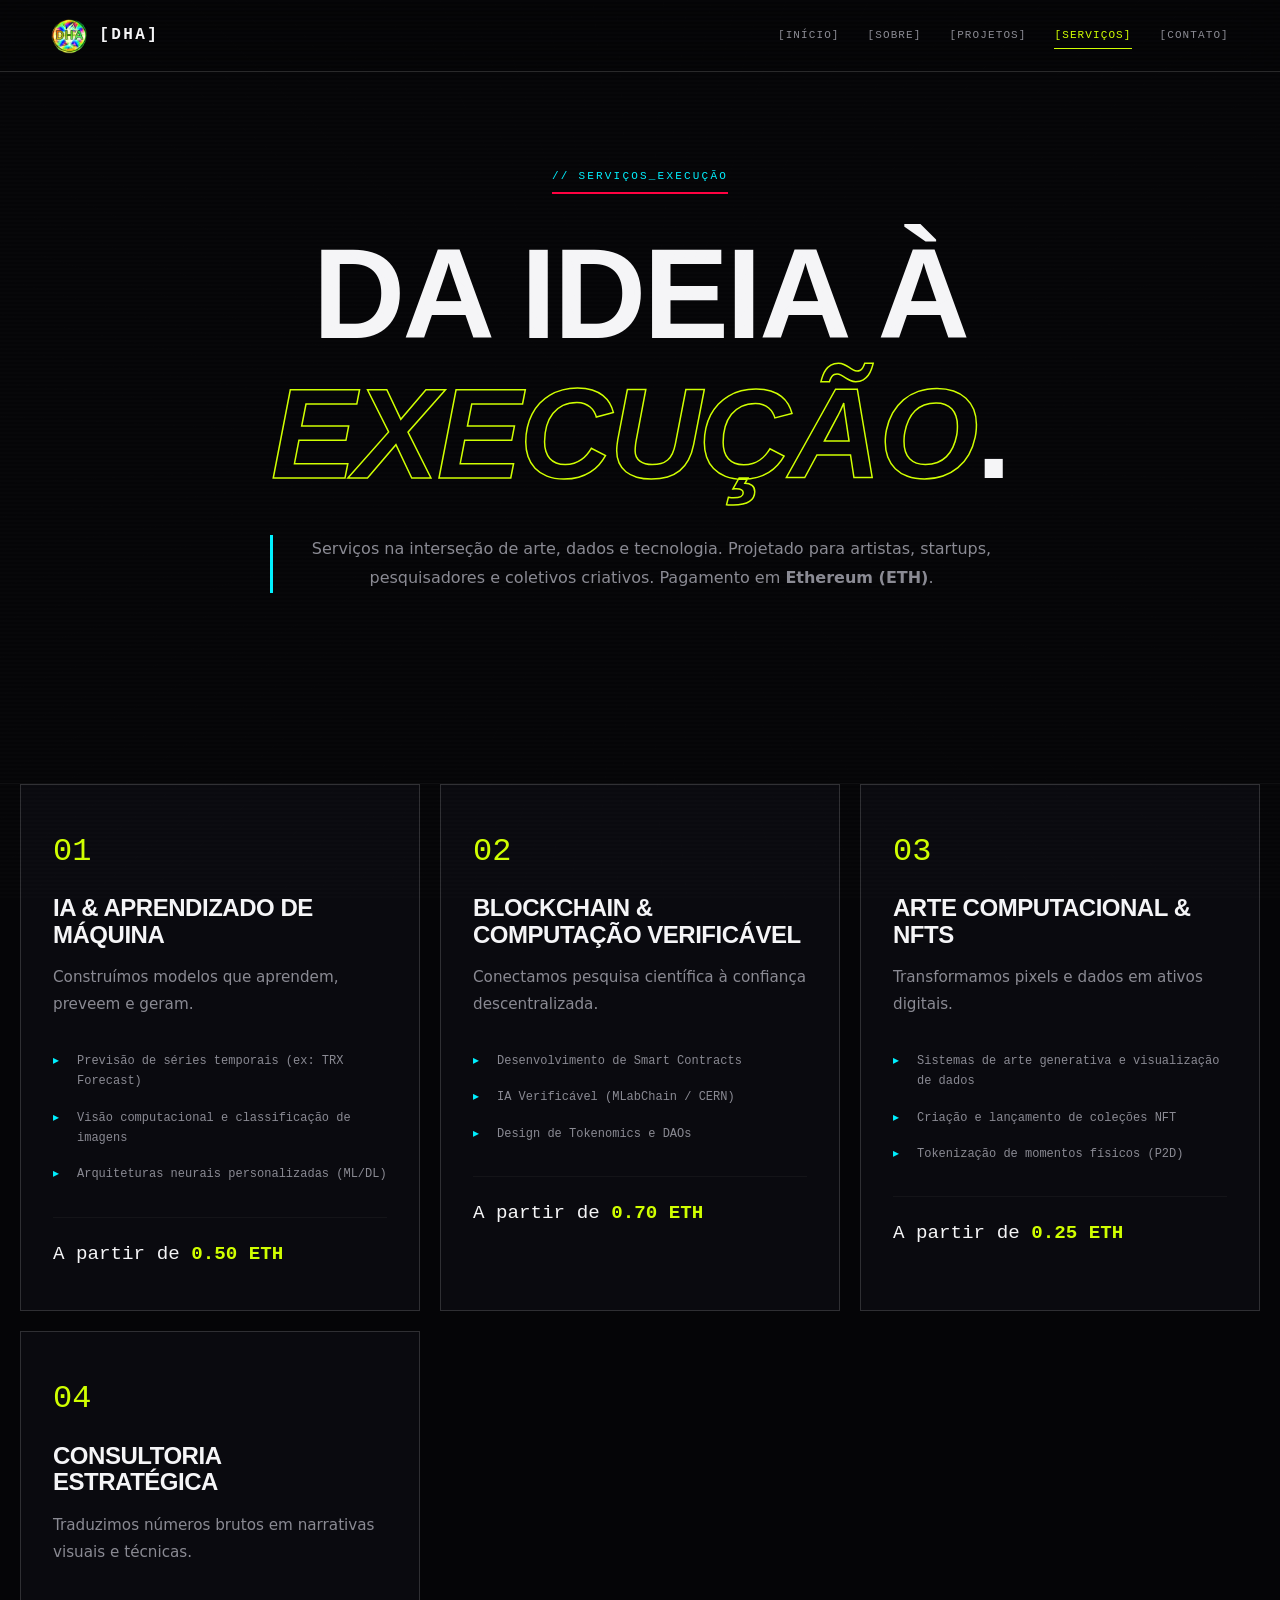
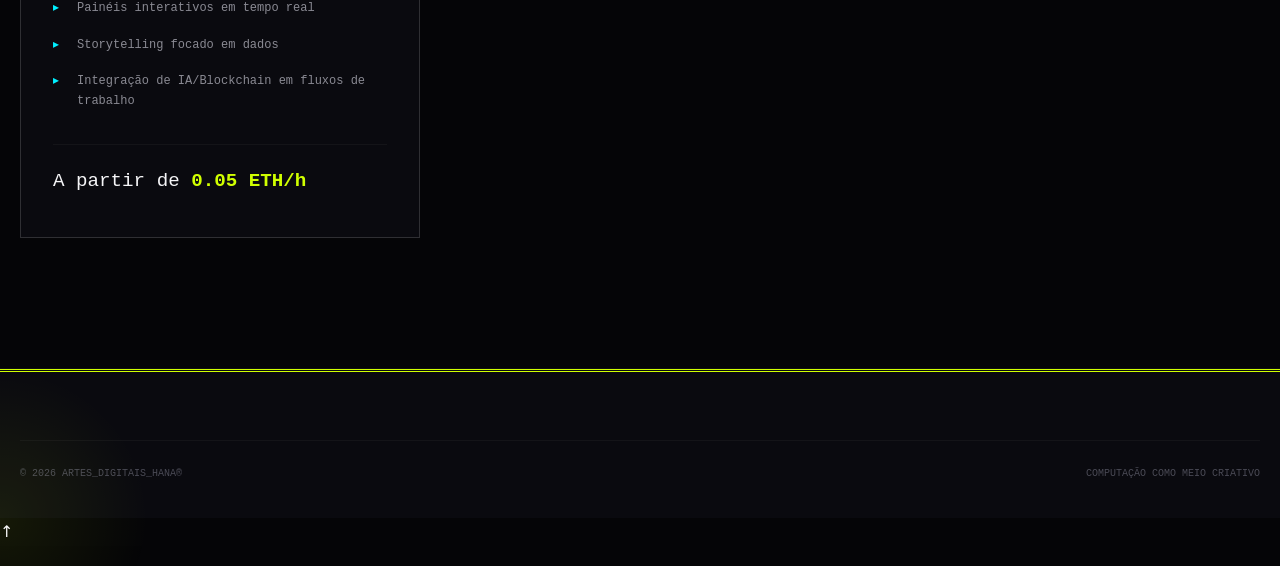
<file: services.html>
<!DOCTYPE html>
<html lang="pt-BR">
<head>
    <meta charset="UTF-8">
    <meta name="viewport" content="width=device-width, initial-scale=1.0">
    <title>Serviços · Artes Digitais Hana®</title>
    <link rel="stylesheet" href="css/style.css">
    <style>
        .service-grid { display: grid; grid-template-columns: repeat(auto-fill, minmax(320px, 1fr)); gap: 20px; }
        .service-card { background: var(--void-2); border: 1px solid var(--border); padding: 40px 32px; position: relative; transition: all 0.3s; }
        .service-card:hover { transform: translateY(-8px); border-color: var(--acid); box-shadow: 0 24px 60px rgba(208,255,0,0.1); }
        .service-num { font-family: "DM Mono", monospace; font-size: 32px; color: var(--acid); margin-bottom: 16px; }
        .service-card h3 { font-size: 1.5rem; color: var(--bone); margin-bottom: 16px; }
        .service-card p { color: var(--ash); margin-bottom: 24px; font-size: 0.95rem; }
        .service-list { list-style: none; padding: 0; margin-bottom: 24px; }
        .service-list li { padding: 8px 0 8px 24px; font-family: "DM Mono", monospace; font-size: 12px; color: var(--ash); position: relative; }
        .service-list li::before { content: "▸"; position: absolute; left: 0; color: var(--cyan); }
        .service-price { font-family: "DM Mono", monospace; font-size: 1.2rem; color: var(--bone); padding-top: 20px; border-top: 1px solid var(--border-dark); }
        .service-price strong { color: var(--acid); }
    </style>
</head>
<body>
    <header class="header">
        <a href="index.html" class="brand"><img src="assets/DHA_logo_h.png" alt="DHA"><span>[DHA]</span></a>
        <nav class="nav-links">
            <a href="index.html">[INÍCIO]</a>
            <a href="about.html">[SOBRE]</a>
            <a href="works.html">[PROJETOS]</a>
            <a href="services.html" class="active">[SERVIÇOS]</a>
            <a href="contact.html">[CONTATO]</a>
        </nav>
    </header>

    <main>
        <section class="section" style="padding-top: 160px; text-align: center;">
            <div class="container">
                <span class="section-label">// SERVIÇOS_EXECUÇÃO</span>
                <h1 class="section-title">Da Ideia à <span class="outline">Execução</span>.</h1>
                <p class="section-intro" style="margin: 0 auto 60px;">
                    Serviços na interseção de arte, dados e tecnologia. Projetado para artistas, startups, pesquisadores e coletivos criativos. Pagamento em <strong>Ethereum (ETH)</strong>.
                </p>
            </div>
        </section>

        <section class="section reveal" style="padding-top: 0;">
            <div class="container">
                <div class="service-grid">
                    <!-- Serviço 1 -->
                    <div class="service-card">
                        <div class="service-num">01</div>
                        <h3>IA & Aprendizado de Máquina</h3>
                        <p>Construímos modelos que aprendem, preveem e geram.</p>
                        <ul class="service-list">
                            <li>Previsão de séries temporais (ex: TRX Forecast)</li>
                            <li>Visão computacional e classificação de imagens</li>
                            <li>Arquiteturas neurais personalizadas (ML/DL)</li>
                        </ul>
                        <div class="service-price">A partir de <strong>0.50 ETH</strong></div>
                    </div>

                    <!-- Serviço 2 -->
                    <div class="service-card">
                        <div class="service-num">02</div>
                        <h3>Blockchain & Computação Verificável</h3>
                        <p>Conectamos pesquisa científica à confiança descentralizada.</p>
                        <ul class="service-list">
                            <li>Desenvolvimento de Smart Contracts</li>
                            <li>IA Verificável (MLabChain / CERN)</li>
                            <li>Design de Tokenomics e DAOs</li>
                        </ul>
                        <div class="service-price">A partir de <strong>0.70 ETH</strong></div>
                    </div>

                    <!-- Serviço 3 -->
                    <div class="service-card">
                        <div class="service-num">03</div>
                        <h3>Arte Computacional & NFTs</h3>
                        <p>Transformamos pixels e dados em ativos digitais.</p>
                        <ul class="service-list">
                            <li>Sistemas de arte generativa e visualização de dados</li>
                            <li>Criação e lançamento de coleções NFT</li>
                            <li>Tokenização de momentos físicos (P2D)</li>
                        </ul>
                        <div class="service-price">A partir de <strong>0.25 ETH</strong></div>
                    </div>

                    <!-- Serviço 4 -->
                    <div class="service-card">
                        <div class="service-num">04</div>
                        <h3>Consultoria Estratégica</h3>
                        <p>Traduzimos números brutos em narrativas visuais e técnicas.</p>
                        <ul class="service-list">
                            <li>Painéis interativos em tempo real</li>
                            <li>Storytelling focado em dados</li>
                            <li>Integração de IA/Blockchain em fluxos de trabalho</li>
                        </ul>
                        <div class="service-price">A partir de <strong>0.05 ETH/h</strong></div>
                    </div>
                </div>
            </div>
        </section>
    </main>

    <footer class="footer">
        <div class="container">
            <div class="footer-bottom">
                <span>© 2026 ARTES_DIGITAIS_HANA®</span>
                <span>COMPUTAÇÃO COMO MEIO CRIATIVO</span>
            </div>
        </div>
    </footer>
    <script src="js/main.js"></script>
</body>
</html>
</file>
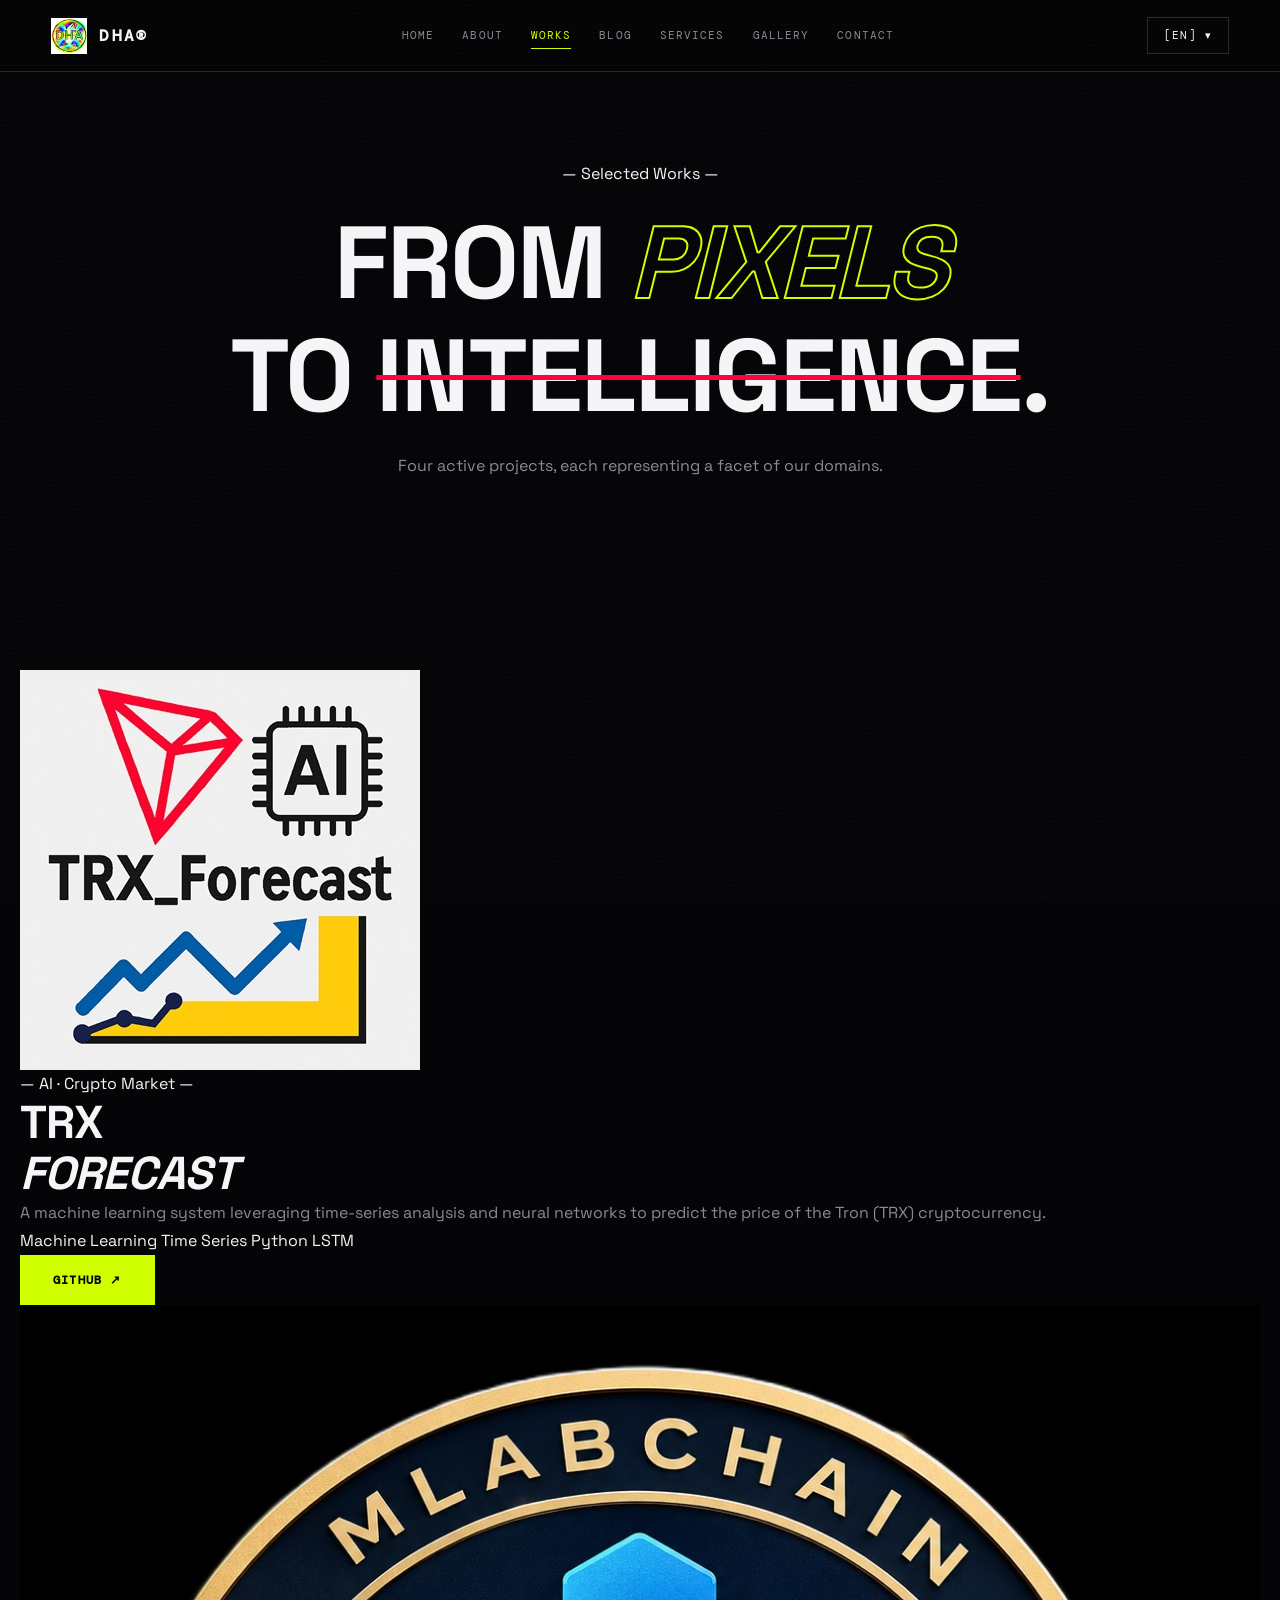
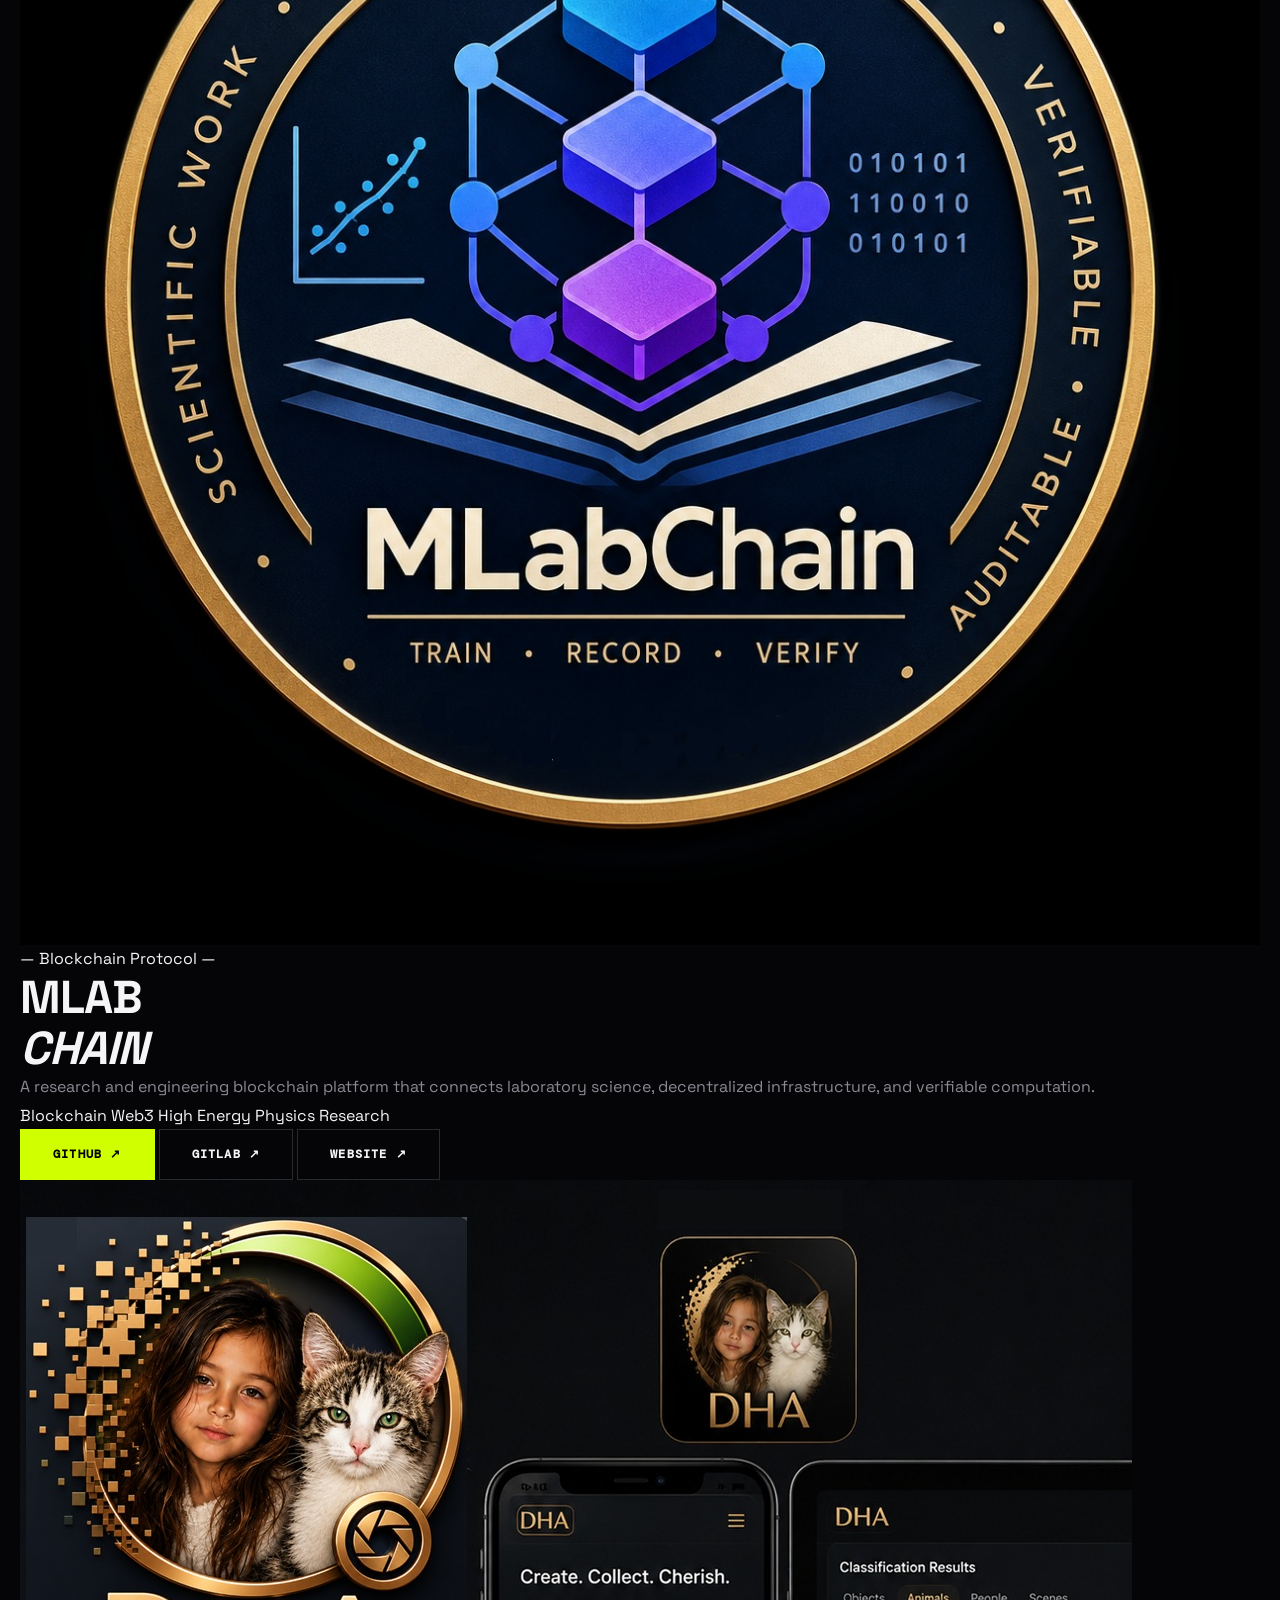
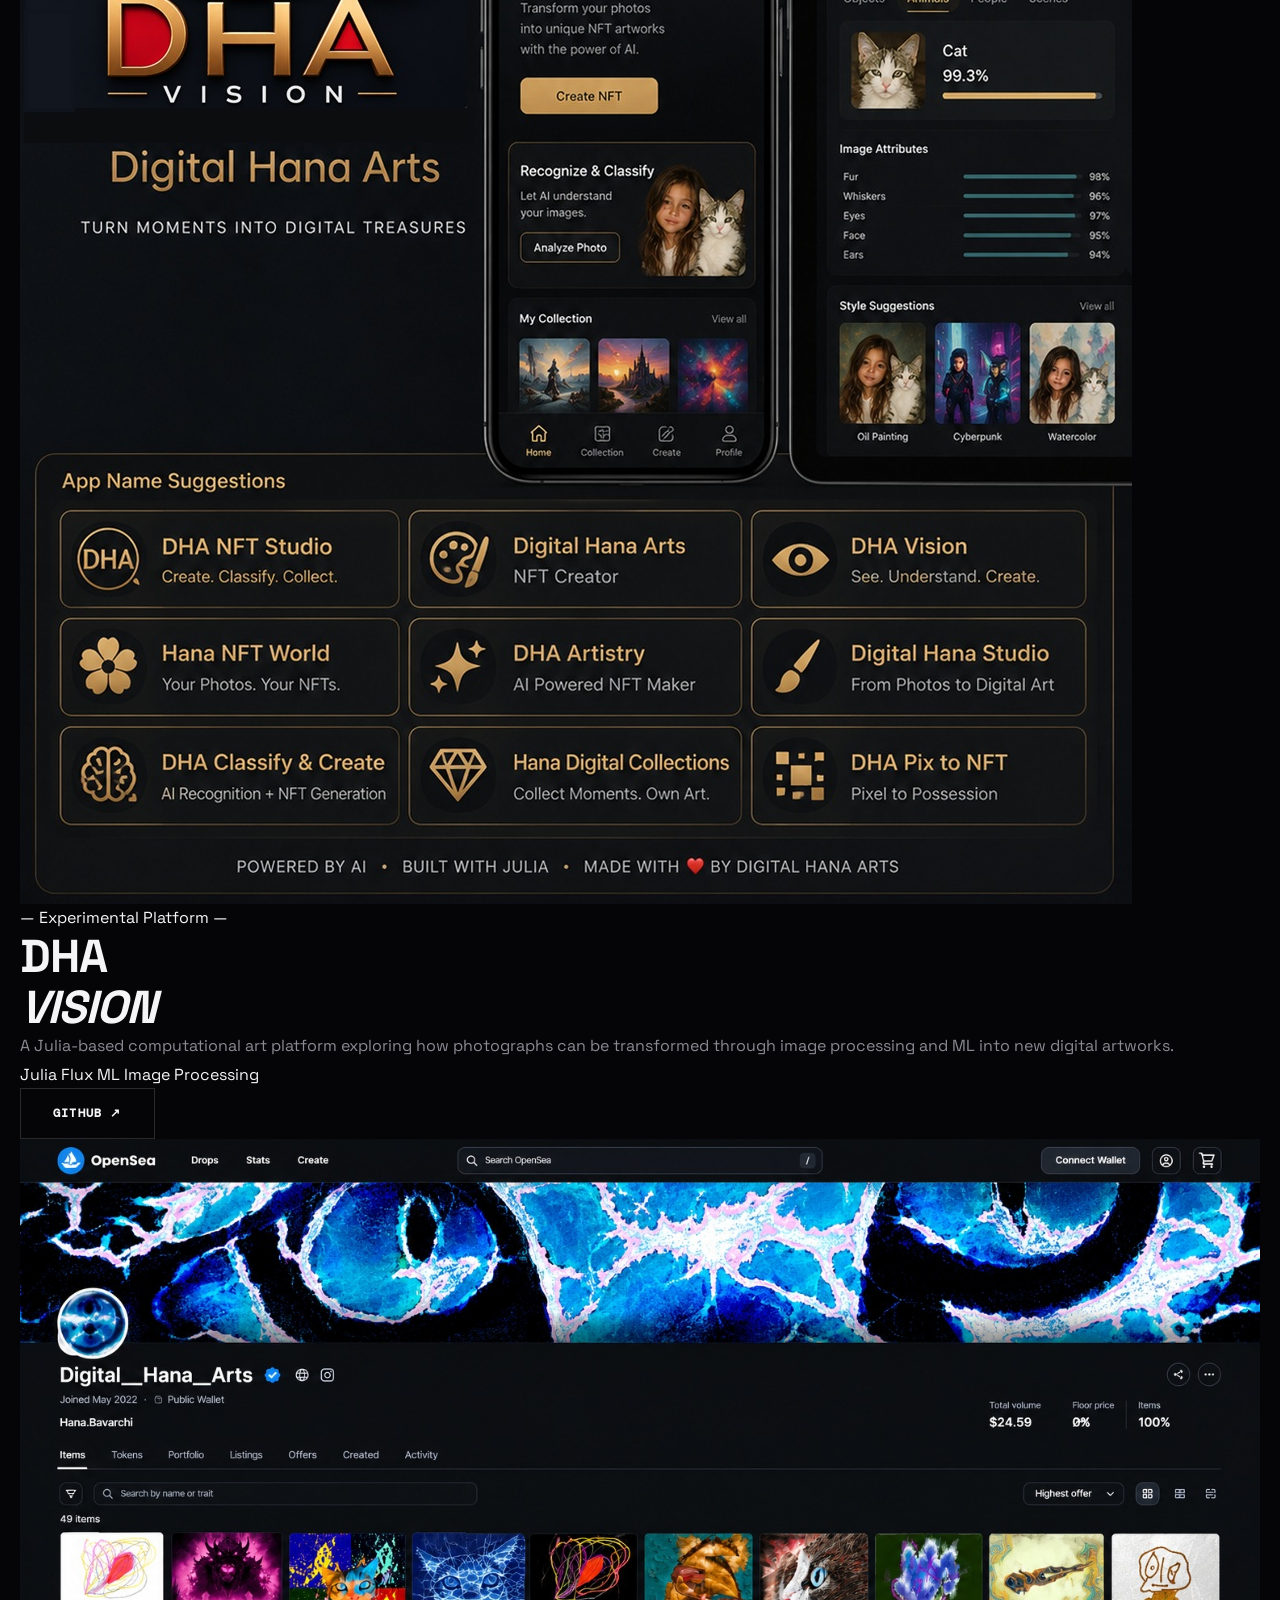
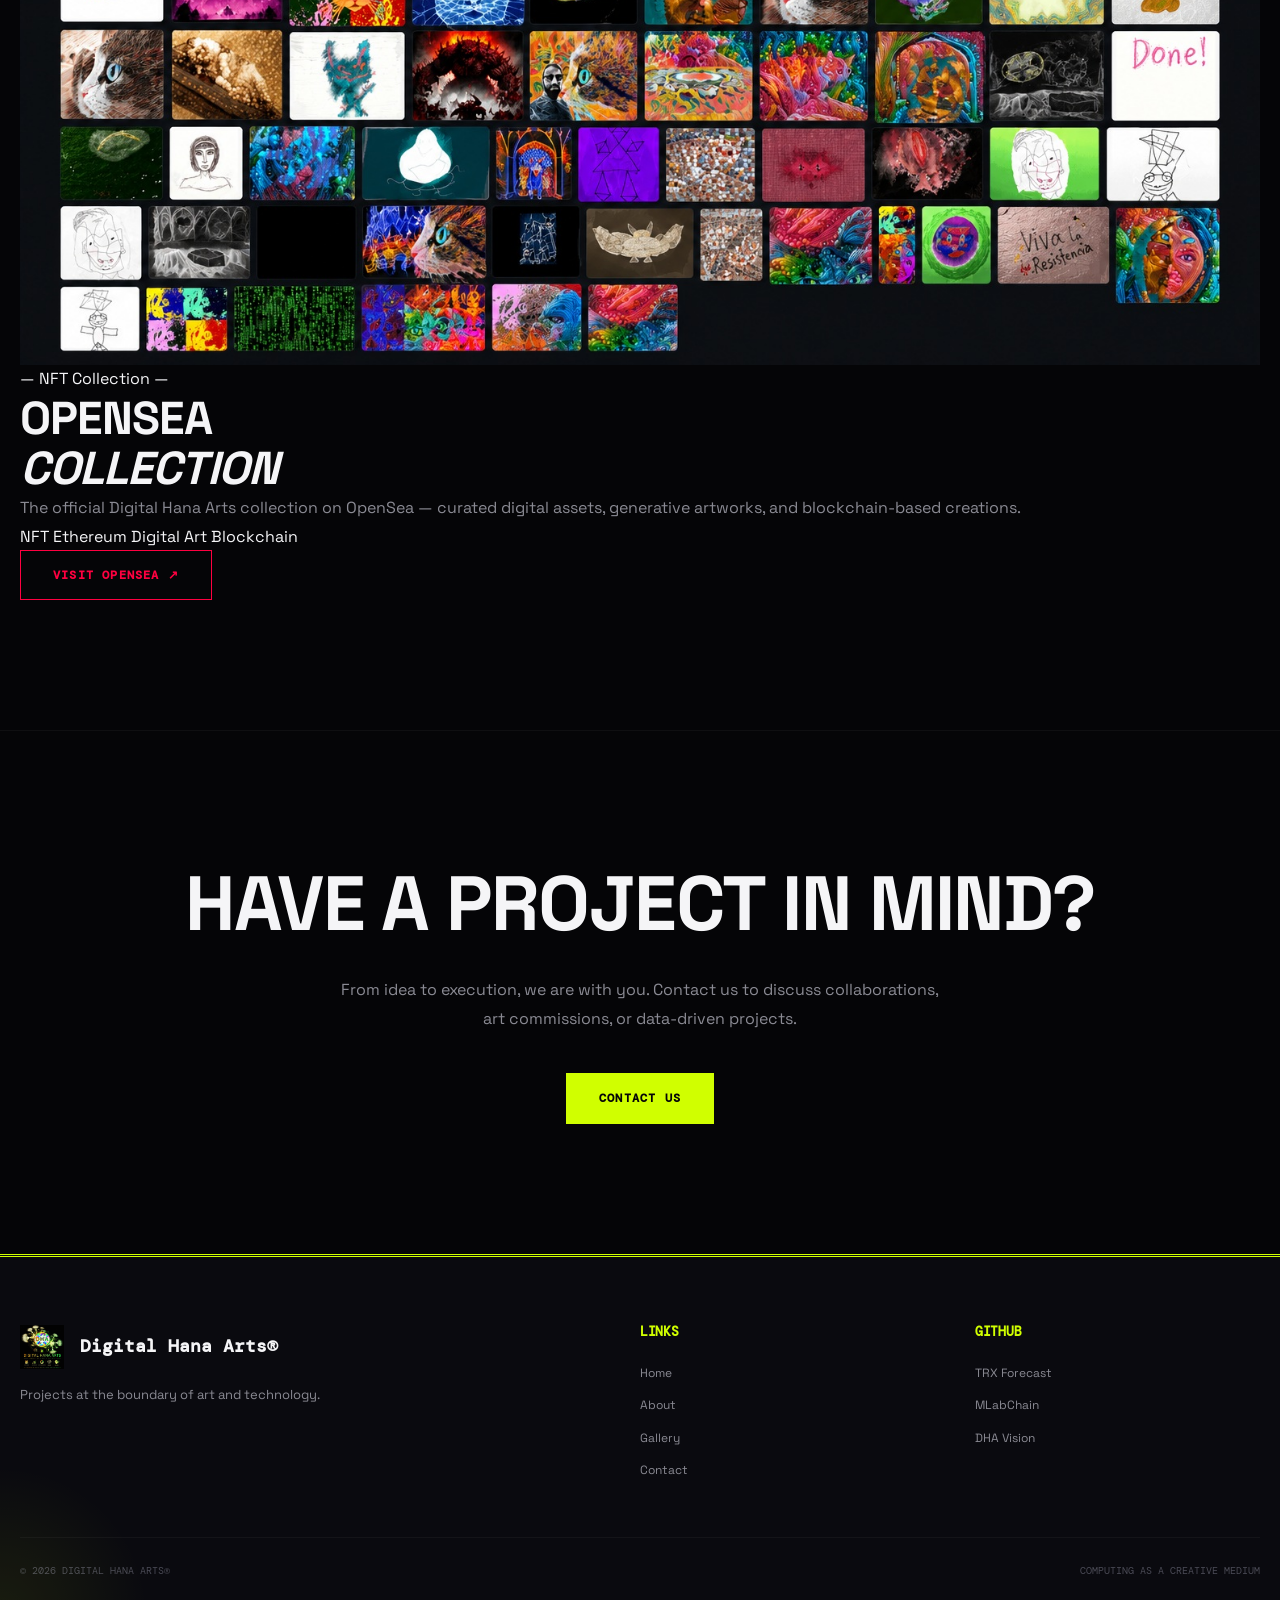
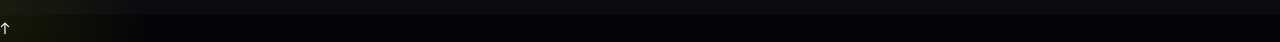
<file: works.html>
<!DOCTYPE html>
<html lang="en">
<head>
    <meta charset="UTF-8">
    <meta name="viewport" content="width=device-width, initial-scale=1.0">
    <meta name="description" content="Digital Hana Arts Projects — TRX Forecast, MLabChain, DHA Vision, and OpenSea.">
    <title>Works · Digital Hana Arts®</title>
    <link rel="icon" type="image/png" href="assets/DHA_neon.jpg">
    <link rel="preconnect" href="https://fonts.googleapis.com">
    <link rel="preconnect" href="https://fonts.gstatic.com" crossorigin>
    <link href="https://fonts.googleapis.com/css2?family=Space+Grotesk:wght@400;500;600;700&family=Inter:wght@300;400;500;600;700&family=DM+Mono:wght@300;400;500&display=swap" rel="stylesheet">
    <link rel="stylesheet" href="css/style.css">
</head>
<body id="top">

    <header class="header">
        <a href="index.html" class="brand">
            <img src="assets/DHA_neon.jpg" alt="DHA">
            <span>DHA®</span>
        </a>
        <nav class="nav-links">
            <a href="index.html">Home</a>
            <a href="about.html">About</a>
            <a href="works.html" class="active">Works</a>
            <a href="blog.html">Blog</a>
            <a href="services.html">Services</a>
            <a href="gallery.html">Gallery</a>
            <a href="contact.html">Contact</a>
        </nav>
        <div style="display:flex; gap:12px; align-items:center;">
            <div class="lang-dropdown">
                <input type="checkbox" id="lang-input" class="lang-input">
                <label for="lang-input" class="lang-btn">[EN] ▾</label>
                <div class="lang-menu">
                    <a href="#" class="active">[English]</a>
					<a href="https://digitalhanaarts.github.io/dha-per/">[Persian]</a>
				
					<a href="https://digitalhanaarts.github.io/dha-cn/">[中文]</a>
				
					<a href="https://digitalhanaarts.github.io/dha-ru/">[Русский]</a>
				
					<a href="https://digitalhanaarts.github.io/dha-jp/">[日本語]</a>

					<a href="https://digitalhanaarts.github.io/dha-ko/">[조선어]</a>

					<a href="https://digitalhanaarts.github.io/dha-hi/">[हिन्दी]</a>
				
					<a href="https://digitalhanaarts.github.io/it_dha/">[Italiano]</a>

					<a href="https://digitalhanaarts.github.io/dha-es/">[Español]</a>
					
					<a href="https://dha-123f39.gitpage.ir/">[فارسی]</a>
					
					<a href="https://digitalhanaarts.github.io/dha_ar/">[العربية]</a>
				
					<a href="https://digitalhanaarts.github.io/dha-yi/">[ייִדיש]</a>

					<a href="https://alibavarchee.github.io/dha-homepage/">[DHA Home page]</a>
                </div>
            </div>
            <button class="menu-btn">☰</button>
        </div>
    </header>

    <div class="drawer-overlay"></div>
    <aside class="drawer">
        <button class="drawer-close">×</button>
        <a href="index.html">Home</a>
        <a href="about.html">About</a>
        <a href="works.html">Works</a>
        <a href="blog.html">Blog</a>
        <a href="services.html">Services</a>
        <a href="gallery.html">Gallery</a>
        <a href="contact.html">Contact</a>
    </aside>

    <main>
        <section class="hero" style="min-height:60vh; padding-top:160px;">
            <div class="container" style="text-align:center;">
                <span class="hero-label">— Selected Works —</span>
                <h1 style="font-size:clamp(2.4rem,8vw,6.5rem); margin:20px 0;">
                    <span style="display:block;">From <span style="color:transparent; -webkit-text-stroke:2px var(--acid); font-style:italic;">Pixels</span></span>
                    <span style="display:block;">to <span style="text-decoration:line-through; text-decoration-color:var(--blood); text-decoration-thickness:5px;">Intelligence</span>.</span>
                </h1>
                <p style="max-width:720px; margin:0 auto; font-size:16px;">Four active projects, each representing a facet of our domains.</p>
            </div>
        </section>

        <section class="section reveal">
            <div class="container">
                
                <!-- TRX Forecast -->
                <article class="project">
                    <div class="project-img">
                        <img src="assets/TRX_Forecast_s.jpg" alt="TRX Forecast">
                    </div>
                    <div class="project-info">
                        <span class="project-tag">— AI · Crypto Market —</span>
                        <h3>TRX<br><em>Forecast</em></h3>
                        <p>A machine learning system leveraging time-series analysis and neural networks to predict the price of the Tron (TRX) cryptocurrency.</p>
                        <div class="tech">
                            <span>Machine Learning</span>
                            <span>Time Series</span>
                            <span>Python</span>
                            <span>LSTM</span>
                        </div>
                        <div class="project-links">
                            <a href="https://github.com/DigitalHanaArts/TRX_Forecast" target="_blank" rel="noopener" class="btn btn-primary">GitHub ↗</a>
                        </div>
                    </div>
                </article>

                <!-- MLabChain -->
                <article class="project">
                    <div class="project-img">
                        <img src="assets/MLabChain_v3_Banner.jpg" alt="MLabChain">
                    </div>
                    <div class="project-info">
                        <span class="project-tag">— Blockchain Protocol —</span>
                        <h3>MLab<br><em>Chain</em></h3>
                        <p>A research and engineering blockchain platform that connects laboratory science, decentralized infrastructure, and verifiable computation.</p>
                        <div class="tech">
                            <span>Blockchain</span>
                            <span>Web3</span>
                            <span>High Energy Physics</span>
                            <span>Research</span>
                        </div>
                        <div class="project-links">
                            <a href="https://github.com/DigitalHanaArts/MLabChain" target="_blank" rel="noopener" class="btn btn-primary">GitHub ↗</a>
                            <a href="https://gitlab.cern.ch/abavarch/labchain" target="_blank" rel="noopener" class="btn">GitLab ↗</a>
                            <a href="https://digitalhanaarts.github.io/mlc/" target="_blank" rel="noopener" class="btn">Website ↗</a>
                        </div>
                    </div>
                </article>

                <!-- DHA Vision -->
                <article class="project">
                    <div class="project-img">
                        <img src="assets/DHA_Vision.jpg" alt="DHA Vision">
                    </div>
                    <div class="project-info">
                        <span class="project-tag">— Experimental Platform —</span>
                        <h3>DHA<br><em>Vision</em></h3>
                        <p>A Julia-based computational art platform exploring how photographs can be transformed through image processing and ML into new digital artworks.</p>
                        <div class="tech">
                            <span>Julia</span>
                            <span>Flux</span>
                            <span>ML</span>
                            <span>Image Processing</span>
                        </div>
                        <div class="project-links">
                            <a href="https://github.com/DigitalHanaArts/DHA-Vision" target="_blank" rel="noopener" class="btn">GitHub ↗</a>
                        </div>
                    </div>
                </article>

                <!-- OpenSea -->
                <article class="project">
                    <div class="project-img">
                        <img src="assets/opensea.io.jpg" alt="OpenSea">
                    </div>
                    <div class="project-info">
                        <span class="project-tag">— NFT Collection —</span>
                        <h3>OpenSea<br><em>Collection</em></h3>
                        <p>The official Digital Hana Arts collection on OpenSea — curated digital assets, generative artworks, and blockchain-based creations.</p>
                        <div class="tech">
                            <span>NFT</span>
                            <span>Ethereum</span>
                            <span>Digital Art</span>
                            <span>Blockchain</span>
                        </div>
                        <div class="project-links">
                            <a href="https://opensea.io/Digital__Hana__Arts" target="_blank" rel="noopener" class="btn btn-outline-blood">Visit OpenSea ↗</a>
                        </div>
                    </div>
                </article>

            </div>
        </section>

        <section class="section reveal" style="text-align:center; border-bottom:none;">
            <div class="container">
                <h2 class="section-title">Have a project in mind?</h2>
                <p style="max-width:600px; margin:0 auto 40px;">From idea to execution, we are with you. Contact us to discuss collaborations, art commissions, or data-driven projects.</p>
                <a href="contact.html" class="btn btn-primary">Contact Us</a>
            </div>
        </section>
    </main>

    <footer class="footer">
        <div class="container">
            <div class="footer-grid">
                <div>
                    <div class="footer-brand">
                        <img src="assets/DHA_logo.jpg" alt="DHA">
                        <span>Digital Hana Arts®</span>
                    </div>
                    <p class="footer-desc">Projects at the boundary of art and technology.</p>
                </div>
                <div class="footer-col">
                    <h4>Links</h4>
                    <a href="index.html">Home</a>
                    <a href="about.html">About</a>
                    <a href="gallery.html">Gallery</a>
                    <a href="contact.html">Contact</a>
                </div>
                <div class="footer-col">
                    <h4>GitHub</h4>
                    <a href="https://github.com/DigitalHanaArts/TRX_Forecast" target="_blank" rel="noopener">TRX Forecast</a>
                    <a href="https://github.com/DigitalHanaArts/MLabChain" target="_blank" rel="noopener">MLabChain</a>
                    <a href="https://github.com/DigitalHanaArts/DHA-Vision" target="_blank" rel="noopener">DHA Vision</a>
                </div>
            </div>
            <div class="footer-bottom">
                <span>© 2026 Digital Hana Arts®</span>
                <span>Computing as a creative medium</span>
            </div>
        </div>
    </footer>

    <script src="js/main.js"></script>
</body>
</html>
</file>
<file: css/style.css>
/* =====================================================
   ARTES DIGITAIS HANA® — SISTEMA DE DESIGN COMPARTILHADO
   Cyber-Tropicália · Antropofagia · Dadaísmo
   ====================================================== */

*, *::before, *::after { box-sizing: border-box; margin: 0; padding: 0; }

:root {
    --void: #050507;
    --void-2: #0a0a0f;
    --void-3: #12121a;
    --void-4: #1c1c26;

    --bone: #f5f5f7;
    --ash: #8a8a93;
    --smoke: #4a4a55;

    /* Cores Tropicais / Cyberpunk */
    --acid: #d0ff00;      /* Verde Limão Neon */
    --blood: #ff0040;     /* Rosa Choque / Vermelho */
    --cyan: #00f0ff;      /* Ciano */
    --yellow: #ffcc00;    /* Amarelo Ouro */
    --chrome: #c0c0c0;

    --border: rgba(255,255,255,.15);
    --border-light: rgba(255,255,255,.08);
    --border-dark: rgba(255,255,255,.04);

    --max-w: 1400px;
    --transition: .3s cubic-bezier(.22,.61,.36,1);
}

html { scroll-behavior: smooth; background: var(--void); }

body {
    background: var(--void);
    color: var(--bone);
    font-family: "Space Grotesk", "Inter", system-ui, sans-serif;
    overflow-x: hidden;
    cursor: crosshair;
    line-height: 1.7;
    position: relative;
    min-height: 100vh;
}

body::before {
    content: ""; position: fixed; inset: 0; pointer-events: none; z-index: 9997; opacity: .04;
    background-image: repeating-conic-gradient(from 0deg, rgba(255,255,255,.1) 0deg, rgba(0,0,0,.1) 1deg, rgba(255,255,255,.05) 2deg, rgba(0,0,0,.05) 3deg);
    mix-blend-mode: overlay;
}

body::after {
    content: ""; position: fixed; inset: 0; pointer-events: none; z-index: 9996;
    background: repeating-linear-gradient(0deg, transparent 0px, transparent 2px, rgba(255,255,255,.02) 3px, transparent 4px);
    mix-blend-mode: screen;
}

::selection { background: var(--acid); color: var(--void); }
a { color: inherit; text-decoration: none; }
img { max-width: 100%; display: block; }
button { font-family: inherit; cursor: pointer; }

/* Tipografia */
h1, h2, h3, h4 { font-family: "Space Grotesk", sans-serif; font-weight: 700; line-height: 1.1; text-transform: uppercase; letter-spacing: -.02em; }
h1 { font-size: clamp(3rem, 10vw, 8.5rem); }
h2 { font-size: clamp(2.2rem, 6vw, 6rem); }
h3 { font-size: clamp(1.6rem, 3.6vw, 3.2rem); }
p { line-height: 1.8; color: var(--ash); }

/* Glow do Cursor */
.cursor-glow {
    position: fixed; width: 350px; height: 350px; border-radius: 50%;
    background: radial-gradient(circle, rgba(208,255,0,.08), transparent 60%);
    pointer-events: none; z-index: 9995; transform: translate(-50%, -50%);
    transition: transform .1s ease-out, opacity .3s; mix-blend-mode: screen; opacity: 0;
}
@media (hover: hover) { .cursor-glow { opacity: 1; } }

/* Progresso de Scroll */
.scroll-progress {
    position: fixed; top: 0; left: 0; height: 3px;
    background: linear-gradient(90deg, var(--cyan), var(--acid), var(--blood));
    z-index: 10001; transition: width .1s linear; width: 0; box-shadow: 0 0 10px rgba(0,240,255,.6);
}

/* Navegação */
.header {
    position: fixed; top: 0; left: 0; right: 0; z-index: 1000;
    background: rgba(5,5,7,.85); border-bottom: 1px solid var(--border);
    backdrop-filter: blur(20px); -webkit-backdrop-filter: blur(20px);
    padding: 0 clamp(16px, 4vw, 60px); display: flex; align-items: center; justify-content: space-between;
    height: 72px; transition: all var(--transition);
}
.header.compact { height: 60px; background: rgba(5,5,7,.95); }

.brand { display: flex; align-items: center; gap: 12px; font-family: "DM Mono", monospace; font-size: 16px; font-weight: 600; letter-spacing: .15em; color: var(--bone); }
.brand img { width: 36px; height: 36px; object-fit: contain; filter: invert(1); transition: transform var(--transition); }
.brand:hover img { transform: rotate(-10deg) scale(1.1); }

.nav-links { display: flex; gap: 28px; align-items: center; font-family: "DM Mono", monospace; font-size: 11px; letter-spacing: .1em; text-transform: uppercase; }
.nav-links a { color: var(--ash); transition: color var(--transition); position: relative; padding: 4px 0; }
.nav-links a::after { content: ""; position: absolute; bottom: 0; left: 0; width: 0; height: 1px; background: var(--acid); transition: width var(--transition); }
.nav-links a:hover { color: var(--bone); }
.nav-links a:hover::after { width: 100%; }
.nav-links a.active { color: var(--acid); }
.nav-links a.active::after { width: 100%; }

/* Dropdown de Idioma */
.lang-dropdown { position: relative; display: inline-block; }
.lang-input { position: absolute; opacity: 0; width: 0; height: 0; }
.lang-btn { display: flex; align-items: center; gap: 8px; padding: 8px 16px; border: 1px solid var(--border); background: transparent; font-family: "DM Mono", monospace; font-size: 11px; letter-spacing: .1em; color: var(--bone); transition: all var(--transition); user-select: none; }
.lang-btn:hover { background: var(--acid); color: var(--void); border-color: var(--acid); }
.lang-menu { position: absolute; top: calc(100% + 8px); right: 0; min-width: 160px; background: var(--void-2); border: 1px solid var(--border); opacity: 0; visibility: hidden; transform: translateY(-4px); transition: all var(--transition); z-index: 1001; max-height: 400px; overflow-y: auto; }
.lang-menu a { display: block; padding: 10px 16px; font-family: "DM Mono", monospace; font-size: 11px; color: var(--ash); transition: all var(--transition); border-bottom: 1px solid var(--border-dark); }
.lang-menu a:hover { background: var(--void-3); color: var(--acid); }
.lang-menu a.active { background: var(--acid); color: var(--void); }
.lang-input:checked ~ .lang-menu, .lang-dropdown:focus-within .lang-menu { opacity: 1; visibility: visible; transform: translateY(0); }

/* Menu Mobile */
.menu-btn { display: none; background: transparent; border: 1px solid var(--border); color: var(--bone); padding: 8px 14px; font-size: 20px; line-height: 1; transition: all var(--transition); }
.menu-btn:hover { background: var(--acid); color: var(--void); }
.drawer { position: fixed; top: 0; right: -100%; width: min(320px, 85vw); height: 100vh; background: var(--void-2); border-left: 1px solid var(--border); z-index: 2000; transition: right var(--transition); padding: 90px 32px 32px; overflow-y: auto; }
.drawer.open { right: 0; }
.drawer-close { position: absolute; top: 20px; right: 20px; background: transparent; border: 1px solid var(--border); color: var(--bone); width: 40px; height: 40px; font-size: 22px; line-height: 1; transition: all var(--transition); }
.drawer-close:hover { background: var(--blood); border-color: var(--blood); }
.drawer a { display: block; padding: 16px 0; font-family: "DM Mono", monospace; font-size: 16px; text-transform: uppercase; color: var(--bone); border-bottom: 1px solid var(--border-dark); transition: all var(--transition); }
.drawer a:hover { color: var(--acid); padding-left: 12px; }
.drawer-overlay { position: fixed; inset: 0; background: rgba(0,0,0,.7); backdrop-filter: blur(4px); z-index: 1999; opacity: 0; visibility: hidden; transition: all var(--transition); }
.drawer-overlay.open { opacity: 1; visibility: visible; }

/* Botões */
.btn { display: inline-flex; align-items: center; justify-content: center; gap: 10px; padding: 14px 32px; font-family: "DM Mono", monospace; font-size: 12px; font-weight: 600; letter-spacing: .1em; text-transform: uppercase; border: 1px solid var(--border); background: transparent; color: var(--bone); transition: all var(--transition); position: relative; overflow: hidden; z-index: 1; }
.btn::before { content: ""; position: absolute; top: 0; left: -100%; width: 100%; height: 100%; background: var(--acid); transition: left var(--transition); z-index: -1; }
.btn:hover::before { left: 0; }
.btn:hover { color: var(--void); border-color: var(--acid); }
.btn-primary { background: var(--acid); color: var(--void); border-color: var(--acid); }
.btn-primary::before { background: var(--cyan); }
.btn-primary:hover { border-color: var(--cyan); }
.btn-outline-blood { border-color: var(--blood); color: var(--blood); }
.btn-outline-blood::before { background: var(--blood); }
.btn-outline-blood:hover { color: var(--bone); border-color: var(--blood); }

/* Layout */
.section { padding: 130px 0; position: relative; border-bottom: 1px solid var(--border-dark); }
.container { width: min(calc(100% - 40px), var(--max-w)); margin: auto; position: relative; }
.section-label { font-family: "DM Mono", monospace; font-size: 11px; font-weight: 500; letter-spacing: .2em; color: var(--cyan); margin-bottom: 30px; display: inline-block; border-bottom: 2px solid var(--blood); padding-bottom: 6px; text-transform: uppercase; }
.section-title { margin-bottom: 30px; }
.section-title .outline { color: transparent; -webkit-text-stroke: 1.5px var(--acid); font-style: italic; }
.section-title .strike { text-decoration: line-through; text-decoration-color: var(--blood); text-decoration-thickness: 4px; }
.section-intro { font-size: 16px; max-width: 740px; margin-bottom: 60px; border-left: 3px solid var(--cyan); padding-left: 20px; }

/* Reveal */
.reveal { opacity: 1; transform: translateY(0); transition: opacity .8s ease, transform .8s ease; }
html.js .reveal { opacity: 0; transform: translateY(40px); }
html.js .reveal.visible { opacity: 1; transform: translateY(0); }

/* Footer */
.footer { border-top: 3px double var(--acid); padding: 68px 0 36px; background: var(--void-2); position: relative; }
.footer-grid { display: grid; grid-template-columns: 2fr 1fr 1fr; gap: 50px; margin-bottom: 50px; }
.footer-brand { display: flex; align-items: center; gap: 16px; font-family: "DM Mono", monospace; font-size: 18px; font-weight: 700; color: var(--bone); }
.footer-brand img { width: 44px; height: 44px; object-fit: contain; filter: invert(1); }
.footer-desc { font-size: 13px; color: var(--ash); margin-top: 14px; line-height: 1.8; max-width: 400px; }
.footer-col h4 { font-family: "DM Mono", monospace; font-size: 13px; font-weight: 700; color: var(--acid); margin-bottom: 18px; }
.footer-col a { display: block; padding: 6px 0; font-size: 12px; color: var(--ash); transition: color var(--transition); }
.footer-col a:hover { color: var(--cyan); padding-left: 6px; }
.footer-bottom { border-top: 1px solid var(--border-dark); padding-top: 24px; display: flex; justify-content: space-between; font-family: "DM Mono", monospace; font-size: 10px; color: var(--smoke); flex-wrap: wrap; gap: 12px; text-transform: uppercase; }

@media (max-width: 1000px) {
    .nav-links { display: none; }
    .menu-btn { display: block; }
    .footer-grid { grid-template-columns: 1fr; gap: 40px; }
}
</file>
